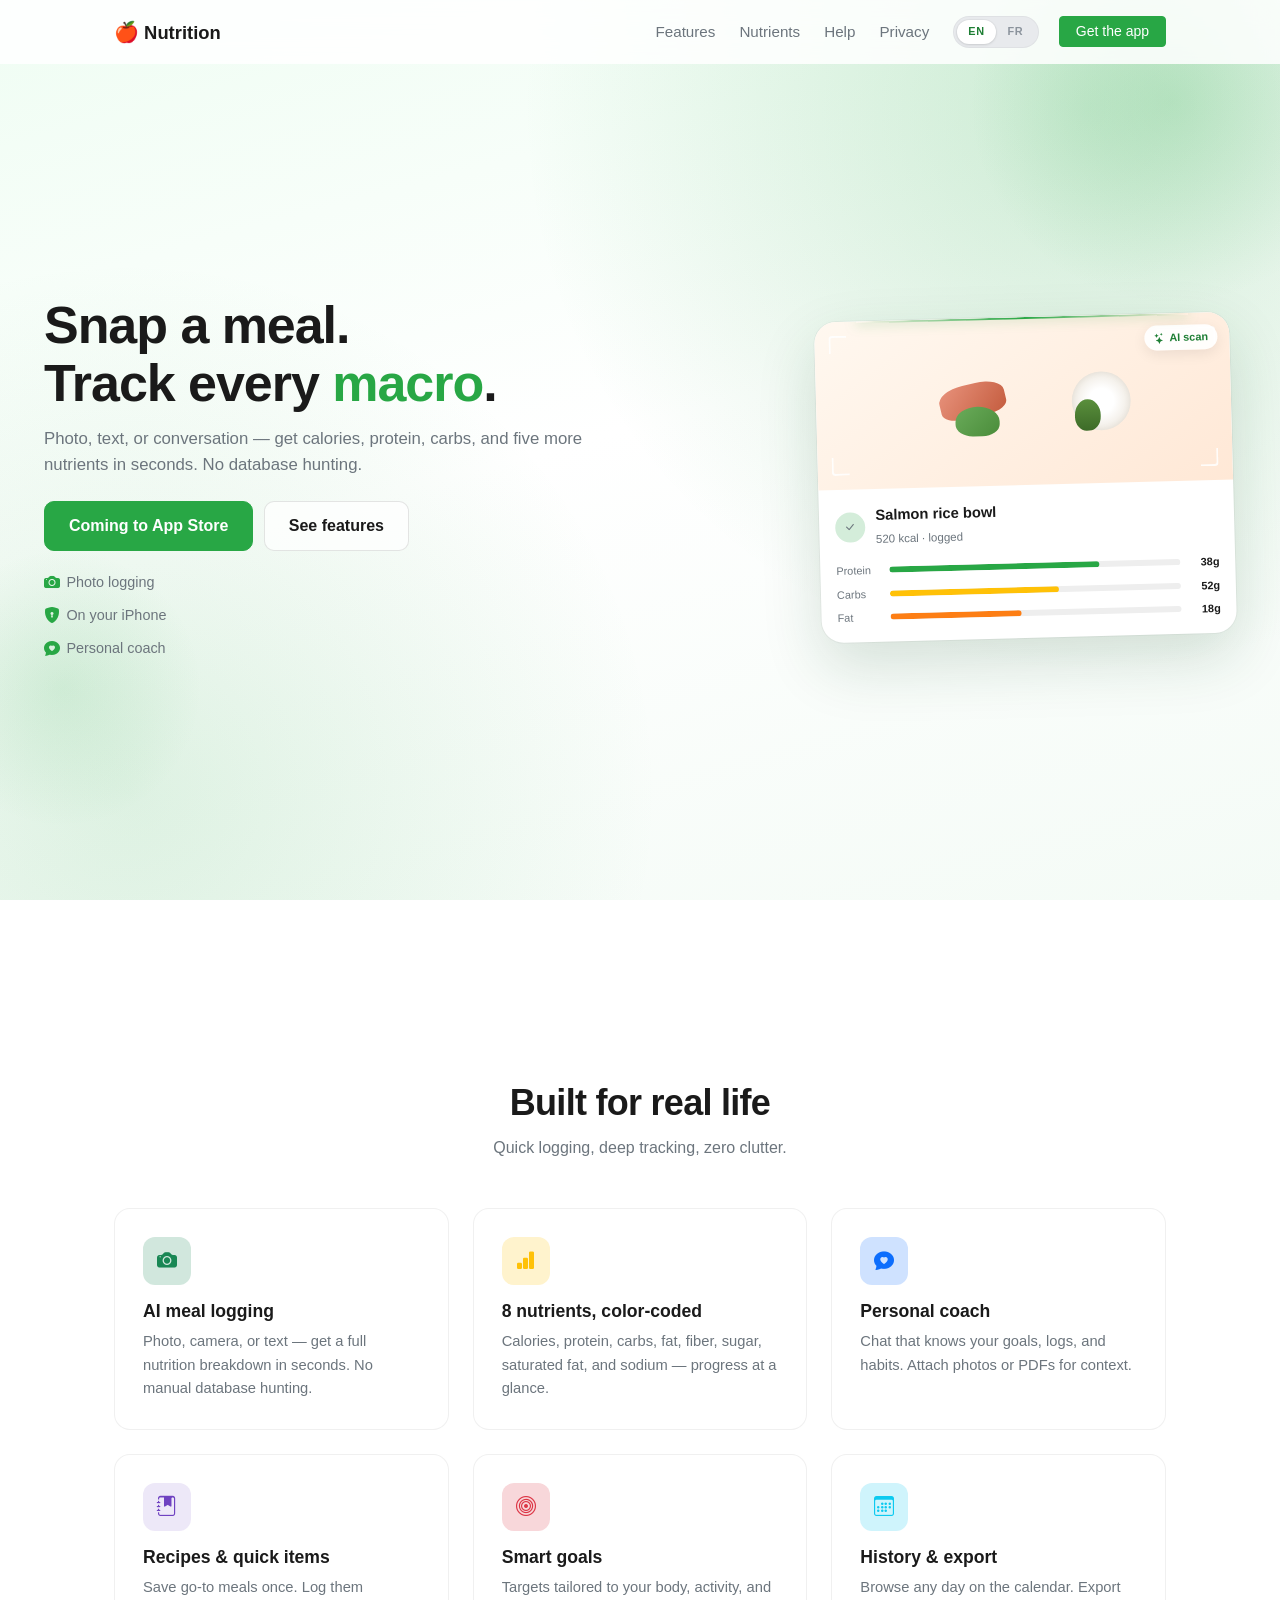
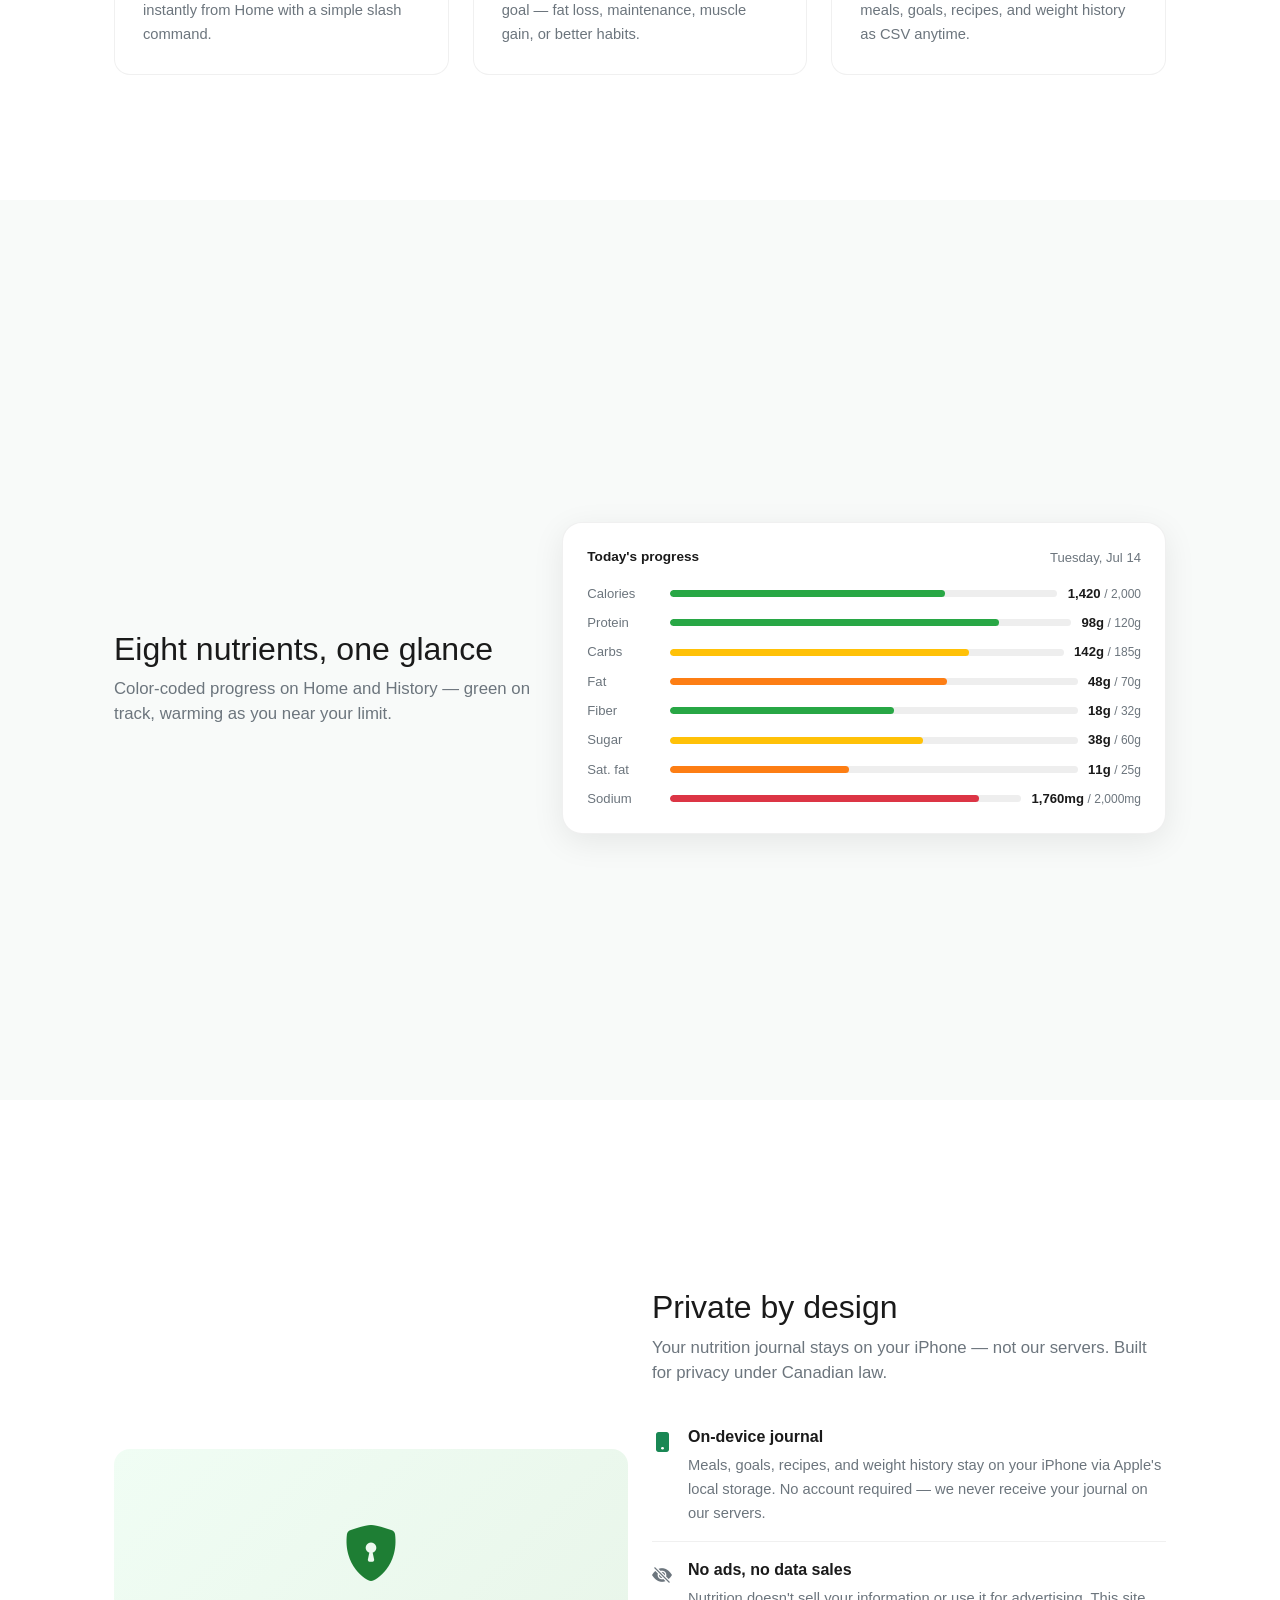
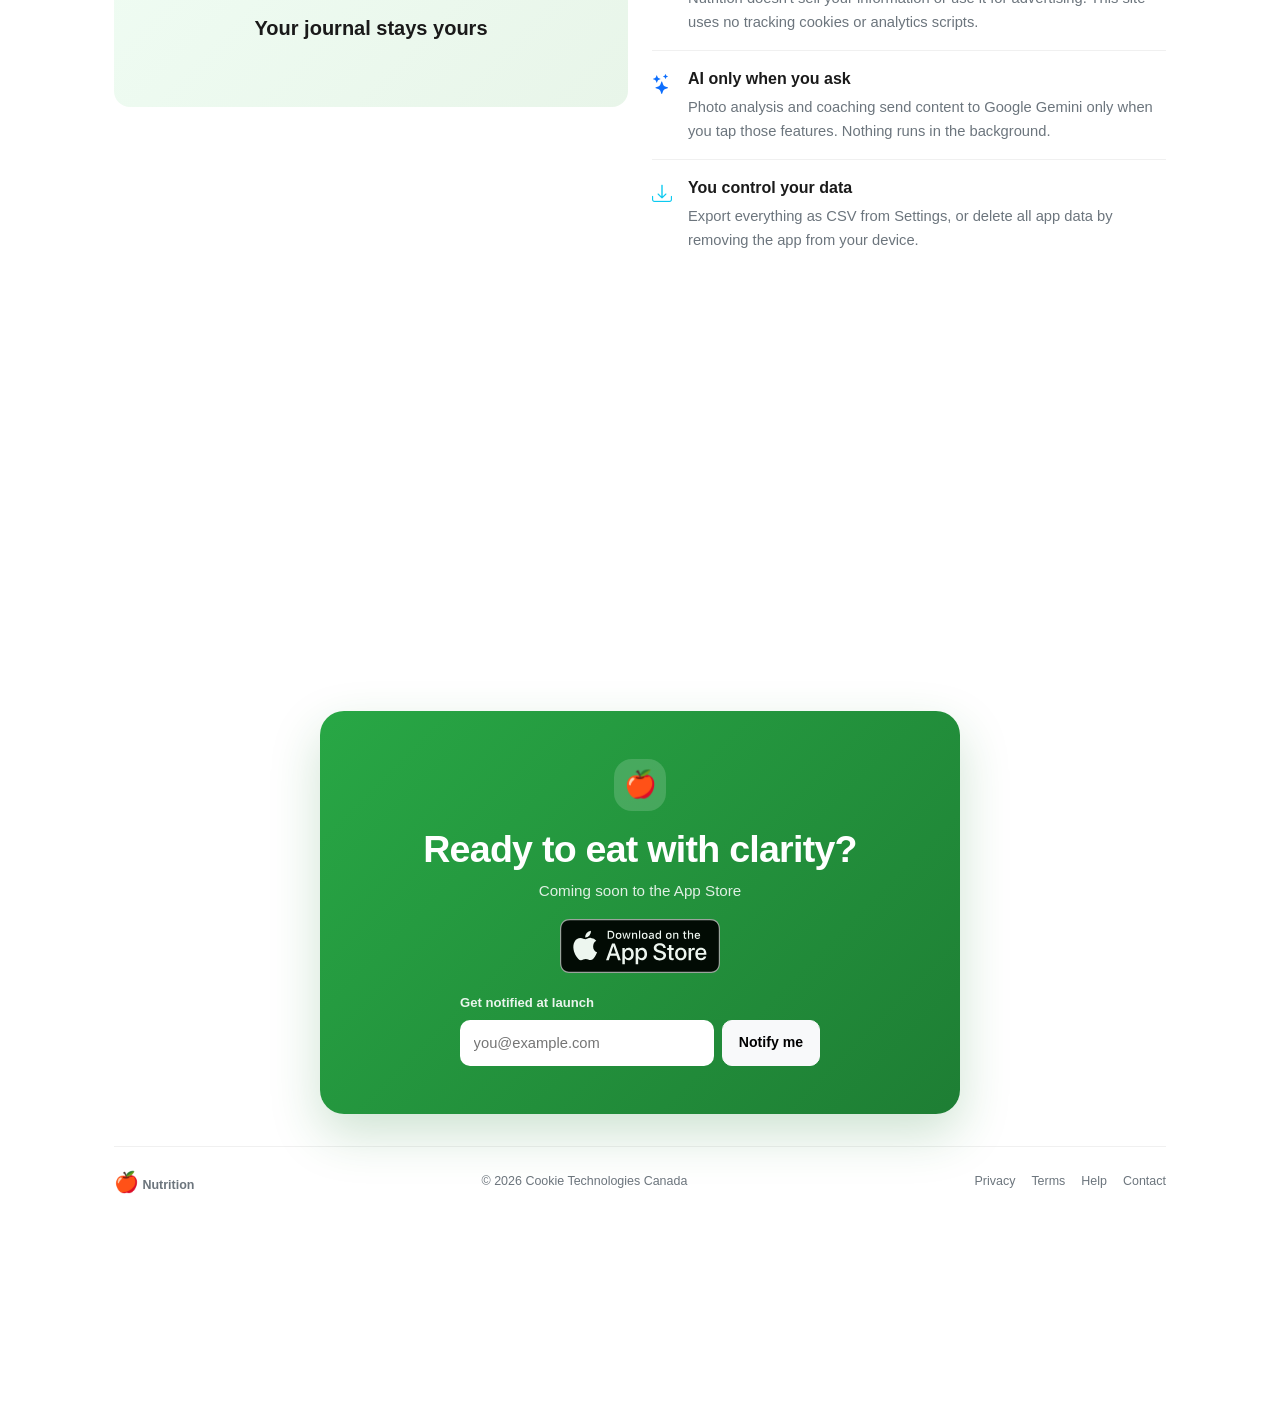
<file: index.html>
<!DOCTYPE html>
<html lang="en-CA">
<head>
  <meta charset="UTF-8">
  <meta name="viewport" content="width=device-width, initial-scale=1.0">
  <meta name="description" data-i18n="meta.description" content="Nutrition — AI-powered meal logging, smart goals, and a personal coach. Track 8 nutrients. Your data stays on your device.">
  <title data-i18n="meta.title">Nutrition — Log smarter. Hit your targets.</title>
  <link rel="alternate" hreflang="en-CA" href="./" id="hreflang-en">
  <link rel="alternate" hreflang="fr-CA" href="./?lang=fr" id="hreflang-fr">
  <link rel="alternate" hreflang="x-default" href="./" id="hreflang-default">
  <!-- Bootstrap 5.3.3 (CDN) -->
  <link href="https://cdn.jsdelivr.net/npm/bootstrap@5.3.3/dist/css/bootstrap.min.css" rel="stylesheet" integrity="sha384-QWTKZyjpPEjISv5WaRU9OFeRpok6YctnYmDr5pNlyT2bRjXh0JMhjY6hW+ALEwIH" crossorigin="anonymous">
  <link href="https://cdn.jsdelivr.net/npm/bootstrap-icons@1.11.3/font/bootstrap-icons.min.css" rel="stylesheet">
  <link rel="stylesheet" href="css/style.css">
</head>
<body>

  <!-- Navbar -->
  <nav class="navbar navbar-expand-lg fixed-top" id="mainNav">
    <div class="container">
      <a class="navbar-brand fw-bold" href="index.html" data-locale-link="index.html">
        <span class="brand-icon">🍎</span> Nutrition
      </a>
      <button class="navbar-toggler border-0" type="button" data-bs-toggle="collapse" data-bs-target="#navMenu" aria-controls="navMenu" aria-expanded="false" aria-label="Toggle navigation">
        <span class="navbar-toggler-icon"></span>
      </button>
      <div class="collapse navbar-collapse" id="navMenu">
        <ul class="navbar-nav ms-auto align-items-lg-center gap-lg-2">
          <li class="nav-item"><a class="nav-link" href="#features" data-i18n="nav.features">Features</a></li>
          <li class="nav-item"><a class="nav-link" href="#nutrients" data-i18n="nav.nutrients">Nutrients</a></li>
          <li class="nav-item"><a class="nav-link" href="help.html" data-locale-link="help.html" data-i18n="nav.help">Help</a></li>
          <li class="nav-item"><a class="nav-link" href="#privacy" data-i18n="nav.privacy">Privacy</a></li>
          <li class="nav-item">
            <div class="lang-toggle" role="group" data-i18n-aria="lang.toggle" data-active-lang="en" aria-label="Language">
              <span class="lang-toggle-thumb" aria-hidden="true"></span>
              <button type="button" class="lang-btn active" data-lang="en" aria-pressed="true">EN</button>
              <button type="button" class="lang-btn" data-lang="fr" aria-pressed="false">FR</button>
            </div>
          </li>
          <li class="nav-item">
            <a class="btn btn-success btn-sm px-3 ms-lg-2" href="#download" data-i18n="nav.getApp">Get the app</a>
          </li>
        </ul>
      </div>
    </div>
  </nav>

  <!-- Hero -->
  <header class="hero page-screen" id="top">
    <div class="hero-bg" aria-hidden="true">
      <span class="hero-orb hero-orb-1"></span>
      <span class="hero-orb hero-orb-2"></span>
    </div>
    <div class="container hero-shell">
      <div class="row align-items-center g-4 g-xl-5">
        <div class="col-lg-6 hero-copy">
          <h1 class="hero-title">
            <span class="hero-title-line" data-i18n="hero.title1">Snap a meal.</span>
            <span class="hero-title-line"><span data-i18n="hero.title2a">Track every </span><em>macro</em><span data-i18n="hero.title2b">.</span></span>
          </h1>
          <p class="hero-lead" data-i18n="hero.lead">Photo, text, or chat — get calories, protein, carbs, and five more nutrients in seconds. No database hunting.</p>
          <ul class="hero-highlights list-unstyled mb-0" aria-label="Key features">
            <li><i class="bi bi-bar-chart-fill" aria-hidden="true"></i> <span data-i18n="hero.highlight1">8 nutrients</span></li>
            <li><i class="bi bi-camera-fill" aria-hidden="true"></i> <span data-i18n="hero.highlight2">AI logging</span></li>
            <li><i class="bi bi-shield-lock-fill" aria-hidden="true"></i> <span data-i18n="hero.highlight3">Stays on iPhone</span></li>
          </ul>
          <div class="hero-actions">
            <a class="btn btn-success btn-hero-primary" href="#download" data-i18n="hero.cta1">Coming to App Store</a>
            <a class="btn btn-outline-secondary btn-hero-secondary" href="#features" data-i18n="hero.cta2">See features</a>
          </div>
          <ul class="hero-trust list-unstyled mb-0">
            <li><i class="bi bi-camera-fill" aria-hidden="true"></i> <span data-i18n="hero.trust1">Photo logging</span></li>
            <li><i class="bi bi-shield-lock-fill" aria-hidden="true"></i> <span data-i18n="hero.trust2">On your iPhone</span></li>
            <li><i class="bi bi-chat-heart-fill" aria-hidden="true"></i> <span data-i18n="hero.trust3">Personal coach</span></li>
          </ul>
        </div>
        <div class="col-lg-6 hero-preview-col">
          <div class="hero-mobile-preview" aria-hidden="true">
            <div class="hero-preview-card">
              <div class="hero-preview-photo">
                <div class="demo-food-plate">
                  <span class="food-item food-salmon"></span>
                  <span class="food-item food-rice"></span>
                  <span class="food-item food-greens"></span>
                  <span class="food-item food-avocado"></span>
                </div>
                <div class="demo-scan-line"></div>
                <div class="demo-viewfinder">
                  <span></span><span></span><span></span><span></span>
                </div>
                <span class="hero-preview-chip"><i class="bi bi-stars"></i> <span data-i18n="hero.preview.chip">AI scan</span></span>
              </div>
              <div class="hero-preview-body">
                <div class="hero-preview-head">
                  <span class="hero-preview-check"><i class="bi bi-check-lg"></i></span>
                  <div>
                    <strong data-i18n="hero.preview.meal">Salmon rice bowl</strong>
                    <span data-i18n="hero.preview.logged">520 kcal · logged</span>
                  </div>
                </div>
                <div class="hero-preview-macros">
                  <div class="hero-preview-macro"><span data-i18n="hero.preview.protein">Protein</span><div class="macro-bar"><div class="macro-fill fill-green hero-macro-fill" style="--fill-target:72%"></div></div><span>38g</span></div>
                  <div class="hero-preview-macro"><span data-i18n="hero.preview.carbs">Carbs</span><div class="macro-bar"><div class="macro-fill fill-yellow hero-macro-fill" style="--fill-target:58%"></div></div><span>52g</span></div>
                  <div class="hero-preview-macro"><span data-i18n="hero.preview.fat">Fat</span><div class="macro-bar"><div class="macro-fill fill-orange hero-macro-fill" style="--fill-target:45%"></div></div><span>18g</span></div>
                </div>
              </div>
            </div>
          </div>
        </div>
      </div>
    </div>
  </header>

  <!-- Features -->
  <section class="section page-screen" id="features">
    <div class="container">
      <div class="section-header text-center">
        <h2 data-i18n="features.title">Built for real life</h2>
        <p class="text-secondary" data-i18n="features.sub">Quick logging, deep tracking, zero clutter.</p>
      </div>
      <div class="row g-4">
        <div class="col-6 col-lg-4">
          <article class="feature-card h-100">
            <div class="feature-icon bg-success-subtle text-success"><i class="bi bi-camera-fill"></i></div>
            <h3 data-i18n="feature1.title">AI meal logging</h3>
            <p data-i18n="feature1.desc">Photo, camera, or text — get a full nutrition breakdown in seconds. No manual database hunting.</p>
          </article>
        </div>
        <div class="col-6 col-lg-4">
          <article class="feature-card h-100">
            <div class="feature-icon bg-warning-subtle text-warning"><i class="bi bi-bar-chart-fill"></i></div>
            <h3 data-i18n="feature2.title">8 nutrients, color-coded</h3>
            <p data-i18n="feature2.desc">Calories, protein, carbs, fat, fiber, sugar, saturated fat, and sodium — progress at a glance.</p>
          </article>
        </div>
        <div class="col-6 col-lg-4">
          <article class="feature-card h-100">
            <div class="feature-icon bg-primary-subtle text-primary"><i class="bi bi-chat-heart-fill"></i></div>
            <h3 data-i18n="feature3.title">Personal coach</h3>
            <p data-i18n="feature3.desc">Chat that knows your goals, logs, and habits. Attach photos or PDFs for context.</p>
          </article>
        </div>
        <div class="col-6 col-lg-4">
          <article class="feature-card h-100">
            <div class="feature-icon bg-purple-subtle text-purple"><i class="bi bi-journal-bookmark-fill"></i></div>
            <h3 data-i18n="feature4.title">Recipes &amp; quick items</h3>
            <p data-i18n="feature4.desc">Save go-to meals once. Log them instantly from Home with a simple slash command.</p>
          </article>
        </div>
        <div class="col-6 col-lg-4">
          <article class="feature-card h-100">
            <div class="feature-icon bg-danger-subtle text-danger"><i class="bi bi-bullseye"></i></div>
            <h3 data-i18n="feature5.title">Smart goals</h3>
            <p data-i18n="feature5.desc">Targets tailored to your body, activity, and goal — fat loss, maintenance, muscle gain, or better habits.</p>
          </article>
        </div>
        <div class="col-6 col-lg-4">
          <article class="feature-card h-100">
            <div class="feature-icon bg-info-subtle text-info"><i class="bi bi-calendar3"></i></div>
            <h3 data-i18n="feature6.title">History &amp; export</h3>
            <p data-i18n="feature6.desc">Browse any day on the calendar. Export meals, goals, recipes, and weight history as CSV anytime.</p>
          </article>
        </div>
      </div>
    </div>
  </section>

  <!-- Nutrients dashboard -->
  <section class="section section-alt page-screen" id="nutrients">
    <div class="container">
      <div class="row align-items-center g-5">
        <div class="col-lg-5 nutrients-copy">
          <h2 data-i18n="nutrients.title">Eight nutrients, one glance</h2>
          <p class="text-secondary lead-sm mb-0" data-i18n="nutrients.lead">Color-coded progress on Home and History — green on track, warming as you near your limit.</p>
        </div>
        <div class="col-lg-7">
          <div class="nutrient-dashboard">
            <div class="nutrient-dashboard-header">
              <span data-i18n="nutrients.today">Today's progress</span>
              <span class="nutrient-dashboard-date">Tuesday, Jul 14</span>
            </div>
            <div class="nutrient-rows">
              <div class="nutrient-row">
                <span class="nutrient-name" data-i18n="nutrients.calories">Calories</span>
                <div class="nutrient-track"><div class="nutrient-fill fill-green" style="width:71%"></div></div>
                <span class="nutrient-nums">1,420 <small>/ 2,000</small></span>
              </div>
              <div class="nutrient-row">
                <span class="nutrient-name" data-i18n="nutrients.protein">Protein</span>
                <div class="nutrient-track"><div class="nutrient-fill fill-green" style="width:82%"></div></div>
                <span class="nutrient-nums">98g <small>/ 120g</small></span>
              </div>
              <div class="nutrient-row">
                <span class="nutrient-name" data-i18n="nutrients.carbs">Carbs</span>
                <div class="nutrient-track"><div class="nutrient-fill fill-yellow" style="width:76%"></div></div>
                <span class="nutrient-nums">142g <small>/ 185g</small></span>
              </div>
              <div class="nutrient-row">
                <span class="nutrient-name" data-i18n="nutrients.fat">Fat</span>
                <div class="nutrient-track"><div class="nutrient-fill fill-orange" style="width:68%"></div></div>
                <span class="nutrient-nums">48g <small>/ 70g</small></span>
              </div>
              <div class="nutrient-row">
                <span class="nutrient-name" data-i18n="nutrients.fiber">Fiber</span>
                <div class="nutrient-track"><div class="nutrient-fill fill-green" style="width:55%"></div></div>
                <span class="nutrient-nums">18g <small>/ 32g</small></span>
              </div>
              <div class="nutrient-row">
                <span class="nutrient-name" data-i18n="nutrients.sugar">Sugar</span>
                <div class="nutrient-track"><div class="nutrient-fill fill-yellow" style="width:62%"></div></div>
                <span class="nutrient-nums">38g <small>/ 60g</small></span>
              </div>
              <div class="nutrient-row">
                <span class="nutrient-name" data-i18n="nutrients.satFat">Sat. fat</span>
                <div class="nutrient-track"><div class="nutrient-fill fill-orange" style="width:44%"></div></div>
                <span class="nutrient-nums">11g <small>/ 25g</small></span>
              </div>
              <div class="nutrient-row">
                <span class="nutrient-name" data-i18n="nutrients.sodium">Sodium</span>
                <div class="nutrient-track"><div class="nutrient-fill fill-red" style="width:88%"></div></div>
                <span class="nutrient-nums">1,760mg <small>/ 2,000mg</small></span>
              </div>
            </div>
          </div>
        </div>
      </div>
    </div>
  </section>

  <!-- Privacy -->
  <section class="section page-screen" id="privacy">
    <div class="container">
      <div class="row align-items-center g-5">
        <div class="col-lg-6">
          <div class="privacy-visual">
            <div class="privacy-icon-wrap"><i class="bi bi-shield-lock-fill"></i></div>
            <p class="privacy-tagline" data-i18n="privacy.tagline">Your journal stays yours</p>
          </div>
        </div>
        <div class="col-lg-6">
          <h2 data-i18n="privacy.title">Private by design</h2>
          <p class="text-secondary lead-sm" data-i18n="privacy.lead">Your nutrition journal stays on your iPhone — not our servers. Built for privacy under Canadian law.</p>
          <ul class="privacy-list">
            <li>
              <i class="bi bi-phone-fill privacy-list-icon text-success"></i>
              <div>
                <strong data-i18n="privacy.item1.title">On-device journal</strong>
                <span data-i18n="privacy.item1.desc">Meals, goals, recipes, and weight history stay on your iPhone via Apple's local storage. No account required — we never receive your journal on our servers.</span>
              </div>
            </li>
            <li>
              <i class="bi bi-eye-slash-fill privacy-list-icon text-secondary"></i>
              <div>
                <strong data-i18n="privacy.item2.title">No ads, no data sales</strong>
                <span data-i18n="privacy.item2.desc">Nutrition doesn't sell your information or use it for advertising. This site uses no tracking cookies or analytics scripts.</span>
              </div>
            </li>
            <li>
              <i class="bi bi-stars privacy-list-icon text-primary"></i>
              <div>
                <strong data-i18n="privacy.item3.title">AI only when you ask</strong>
                <span data-i18n="privacy.item3.desc">Photo analysis and coaching send content to Google Gemini only when you tap those features. Nothing runs in the background.</span>
              </div>
            </li>
            <li>
              <i class="bi bi-download privacy-list-icon text-info"></i>
              <div>
                <strong data-i18n="privacy.item4.title">You control your data</strong>
                <span data-i18n="privacy.item4.desc">Export everything as CSV from Settings, or delete all app data by removing the app from your device.</span>
              </div>
            </li>
          </ul>
        </div>
      </div>
    </div>
  </section>

  <!-- Download CTA -->
  <section class="section cta-section page-screen page-screen-end" id="download">
    <div class="container cta-shell">
      <div class="cta-card fade-in">
        <span class="cta-mark">🍎</span>
        <h2 data-i18n="cta.title">Ready to eat with clarity?</h2>
        <p class="cta-lead mb-0" data-i18n="cta.lead">Coming soon to the App Store</p>
        <div class="cta-actions">
          <a class="app-store-badge-link" href="#" aria-disabled="true" data-i18n-aria="cta.badgeAlt" aria-label="Download on the App Store — coming soon">
            <img class="app-store-badge-img" src="assets/app-store-badge-en.svg" width="160" height="54" data-i18n-alt="cta.badgeAlt" alt="Download on the App Store — coming soon">
          </a>
          <form class="waitlist-form" action="https://formsubmit.co/cookietechnologiescanada@gmail.com" method="POST">
            <input type="hidden" name="_subject" value="Nutrition waitlist signup">
            <input type="hidden" name="_captcha" value="false">
            <input type="hidden" name="_template" value="table">
            <label class="waitlist-label" for="waitlist-email" data-i18n="waitlist.label">Get notified at launch</label>
            <div class="waitlist-row">
              <input class="waitlist-input" id="waitlist-email" type="email" name="email" required autocomplete="email" data-i18n-placeholder="waitlist.placeholder" placeholder="you@example.com">
              <button class="btn btn-light waitlist-btn" type="submit" data-i18n="waitlist.button">Notify me</button>
            </div>
            <p class="waitlist-feedback" role="status" aria-live="polite" hidden></p>
          </form>
        </div>
      </div>
      <footer class="site-footer cta-footer">
        <div class="footer-inner">
          <span class="footer-brand"><span class="brand-icon">🍎</span> Nutrition</span>
          <span class="footer-copy">© 2026 Cookie Technologies Canada</span>
          <nav class="footer-legal" aria-label="Legal">
            <a class="footer-contact" href="privacy.html" data-locale-link="privacy.html" data-i18n="footer.privacy">Privacy</a>
            <a class="footer-contact" href="terms.html" data-locale-link="terms.html" data-i18n="footer.terms">Terms</a>
            <a class="footer-contact" href="help.html" data-locale-link="help.html" data-i18n="footer.help">Help</a>
            <a class="footer-contact" href="mailto:cookietechnologiescanada@gmail.com" data-i18n="footer.contact">Contact</a>
          </nav>
        </div>
      </footer>
    </div>
  </section>

  <!-- Bootstrap 5.3.3 (CDN) -->
  <script src="https://cdn.jsdelivr.net/npm/bootstrap@5.3.3/dist/js/bootstrap.bundle.min.js" integrity="sha384-YvpcrYf0tY3lHB60NNkmXc5s9fDVZLESaAA55NDzOxhy9GkcIdslK1eN7N6jIeHz" crossorigin="anonymous"></script>
  <script src="js/i18n.js"></script>
  <script src="js/main.js"></script>
</body>
</html>
</file>
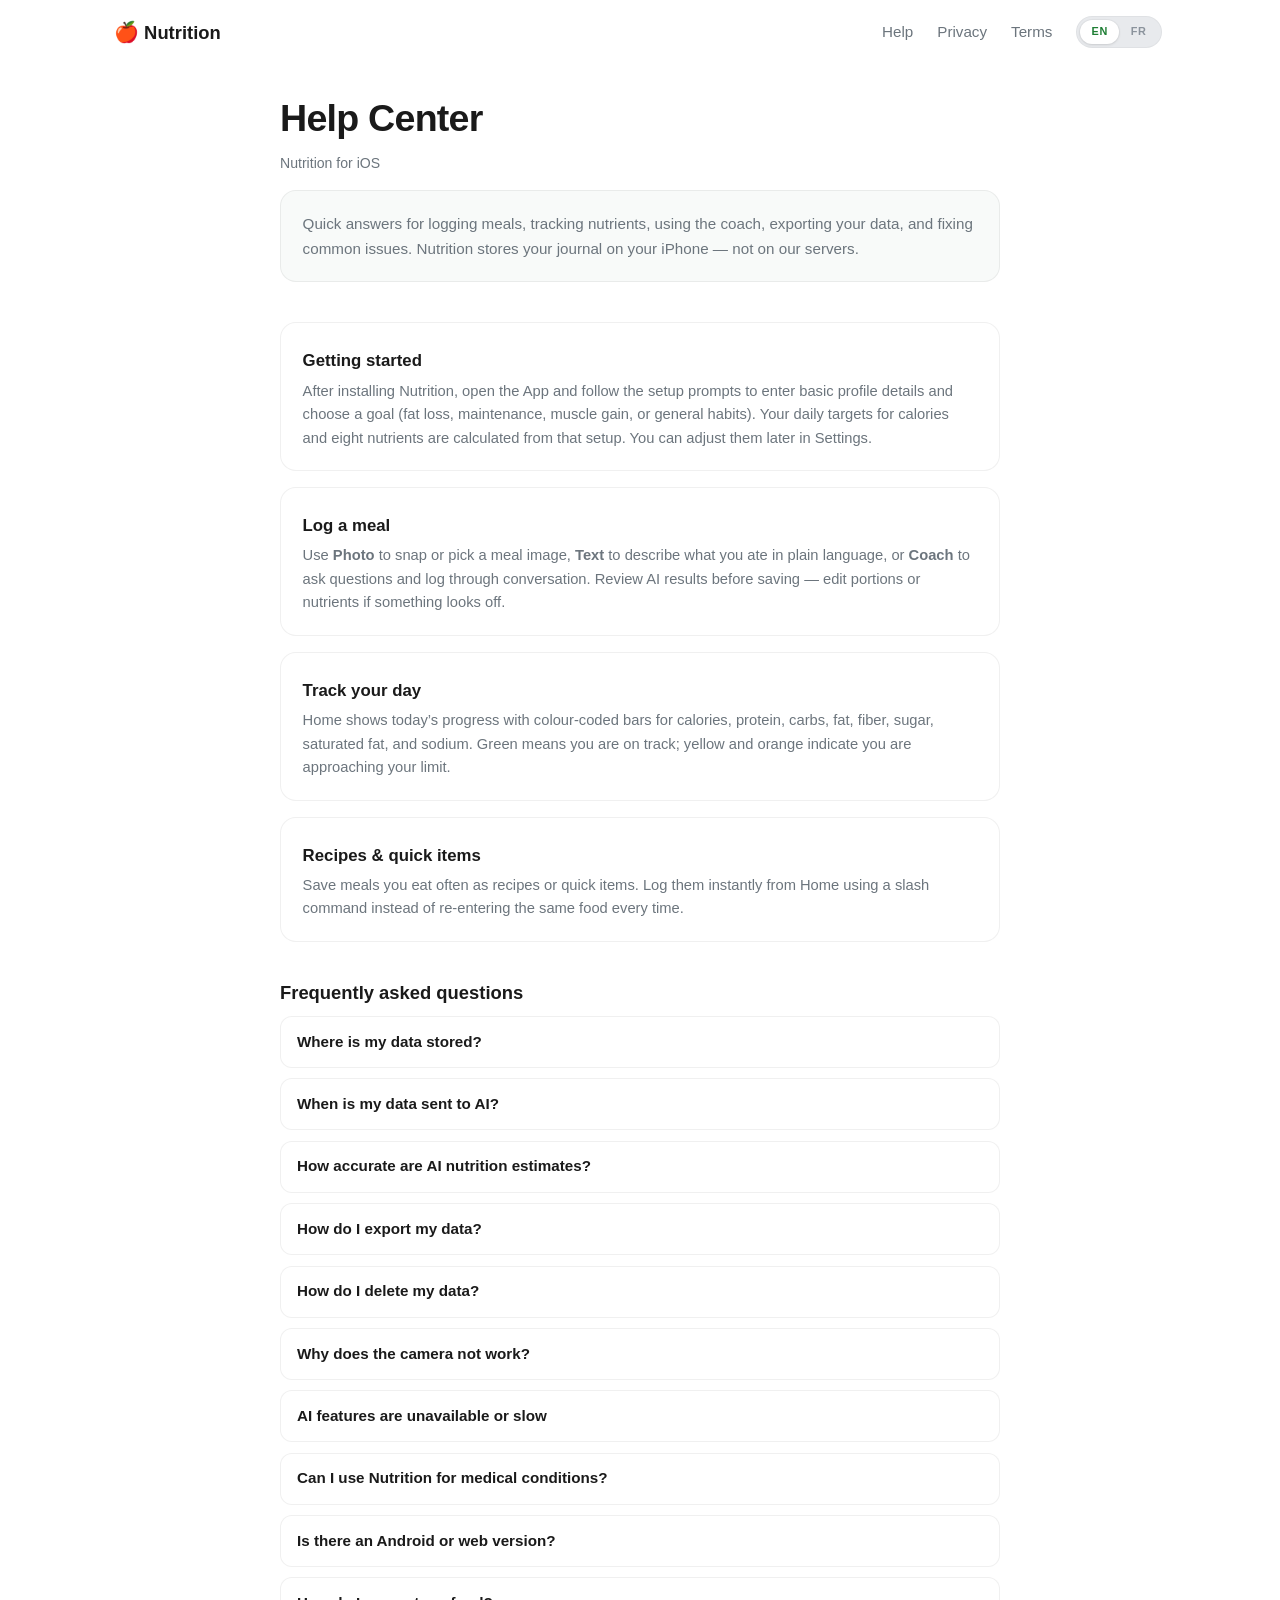
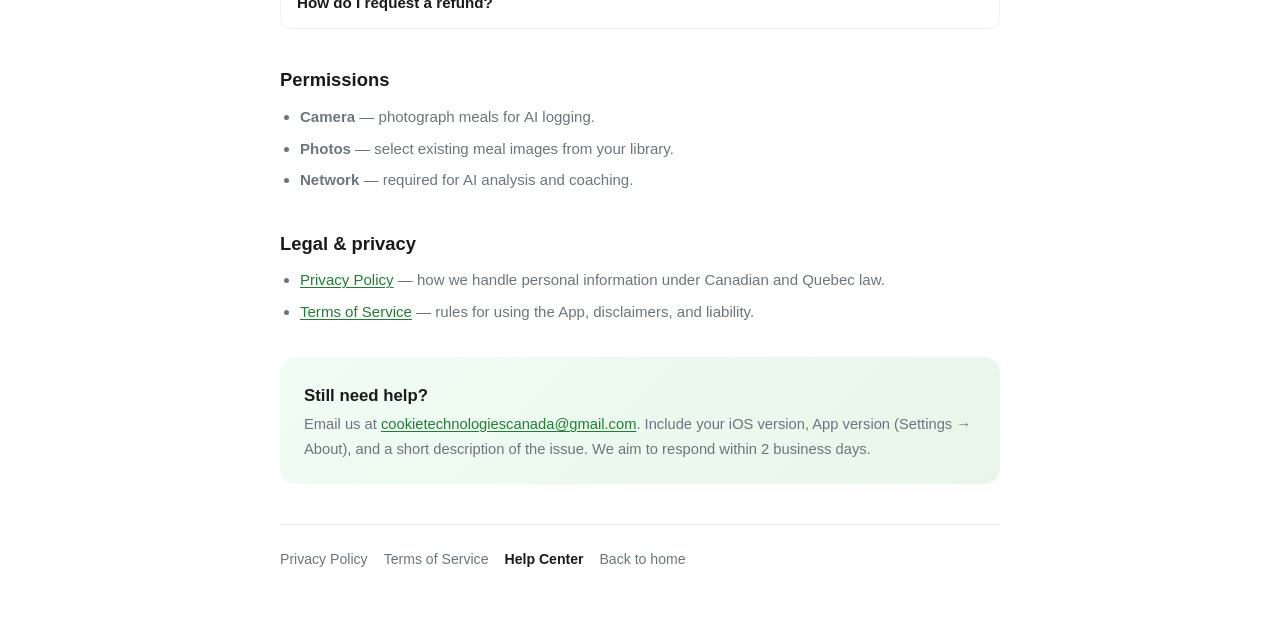
<file: help.html>
<!DOCTYPE html>
<html lang="en-CA">
<head>
  <meta charset="UTF-8">
  <meta name="viewport" content="width=device-width, initial-scale=1.0">
  <meta name="description" content="Help Center for the Nutrition iOS app — logging meals, goals, coach, export, and troubleshooting.">
  <title>Help Center — Nutrition</title>
  <link rel="alternate" hreflang="en-CA" href="help.html" id="hreflang-en">
  <link rel="alternate" hreflang="fr-CA" href="help.html?lang=fr" id="hreflang-fr">
  <link rel="alternate" hreflang="x-default" href="help.html" id="hreflang-default">
  <link href="https://cdn.jsdelivr.net/npm/bootstrap@5.3.3/dist/css/bootstrap.min.css" rel="stylesheet" integrity="sha384-QWTKZyjpPEjISv5WaRU9OFeRpok6YctnYmDr5pNlyT2bRjXh0JMhjY6hW+ALEwIH" crossorigin="anonymous">
  <link href="https://cdn.jsdelivr.net/npm/bootstrap-icons@1.11.3/font/bootstrap-icons.min.css" rel="stylesheet">
  <link rel="stylesheet" href="css/style.css">
  <link rel="stylesheet" href="css/legal.css">
</head>
<body data-legal-page="help">

  <nav class="navbar navbar-expand-lg fixed-top scrolled" id="mainNav">
    <div class="container">
      <a class="navbar-brand fw-bold" href="index.html" data-locale-link="index.html">
        <span class="brand-icon">🍎</span> Nutrition
      </a>
      <button class="navbar-toggler border-0" type="button" data-bs-toggle="collapse" data-bs-target="#navMenu" aria-controls="navMenu" aria-expanded="false" aria-label="Toggle navigation">
        <span class="navbar-toggler-icon"></span>
      </button>
      <div class="collapse navbar-collapse" id="navMenu">
        <ul class="navbar-nav ms-auto align-items-lg-center gap-lg-2">
          <li class="nav-item"><a class="nav-link active" href="help.html" data-locale-link="help.html" data-i18n="nav.help">Help</a></li>
          <li class="nav-item"><a class="nav-link" href="privacy.html" data-locale-link="privacy.html" data-i18n="nav.privacy">Privacy</a></li>
          <li class="nav-item"><a class="nav-link" href="terms.html" data-locale-link="terms.html" data-i18n="nav.terms">Terms</a></li>
          <li class="nav-item">
            <div class="lang-toggle" role="group" data-i18n-aria="lang.toggle" data-active-lang="en" aria-label="Language">
              <span class="lang-toggle-thumb" aria-hidden="true"></span>
              <button type="button" class="lang-btn active" data-lang="en" aria-pressed="true">EN</button>
              <button type="button" class="lang-btn" data-lang="fr" aria-pressed="false">FR</button>
            </div>
          </li>
        </ul>
      </div>
    </div>
  </nav>

  <main class="legal-page">
    <div class="container">
      <header class="legal-header">
        <h1 id="legal-h1">Help Center</h1>
        <p class="legal-meta" id="legal-meta">Nutrition for iOS</p>
        <div class="legal-summary" id="legal-summary">
          Quick answers for logging meals, tracking nutrients, using the coach, exporting your data, and fixing common issues. Nutrition stores your journal on your iPhone — not on our servers.
        </div>
      </header>
      <article class="legal-body" id="legal-body"></article>
    </div>
  </main>

  <script src="https://cdn.jsdelivr.net/npm/bootstrap@5.3.3/dist/js/bootstrap.bundle.min.js" integrity="sha384-YvpcrYf0tY3lHB60NNkmXc5s9fDVZLESaAA55NDzOxhy9GkcIdslK1eN7N6jIeHz" crossorigin="anonymous"></script>
  <script src="js/legal-content.js"></script>
  <script src="js/i18n.js"></script>
  <script src="js/main.js"></script>
</body>
</html>
</file>
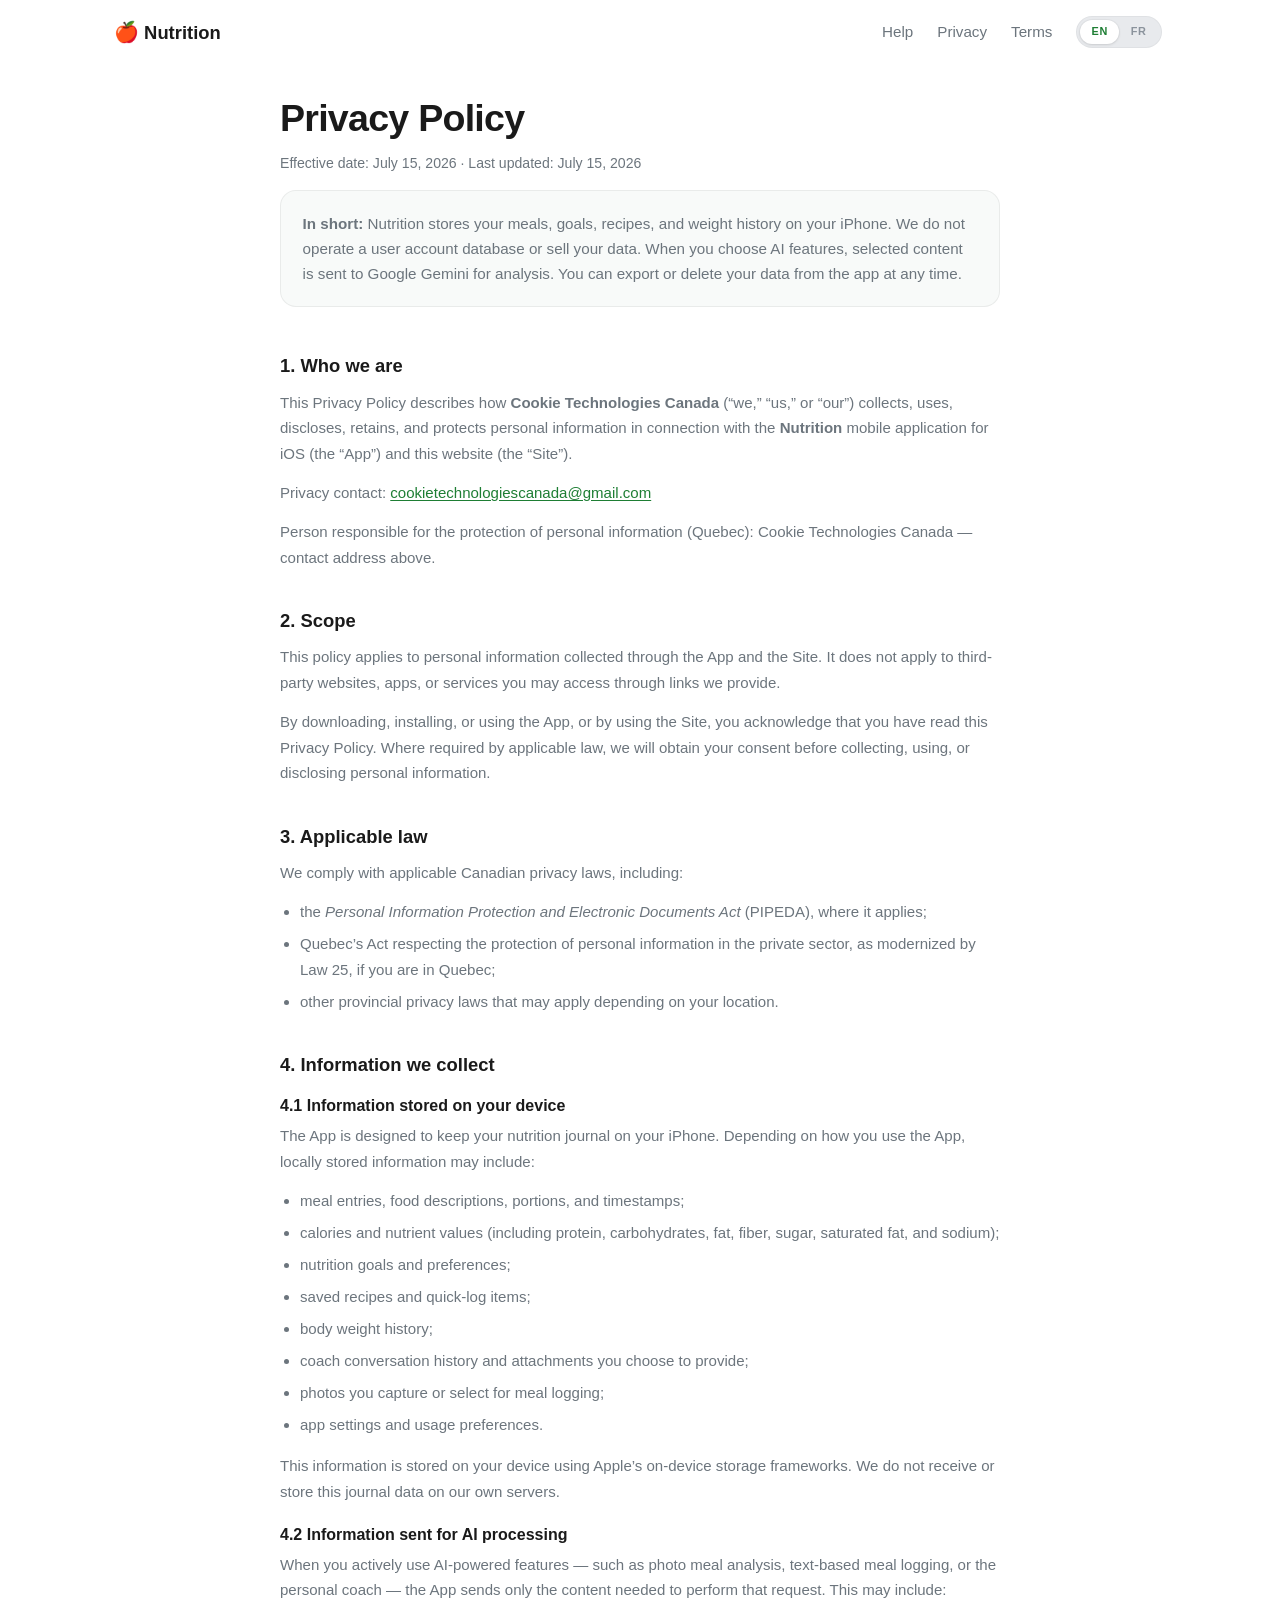
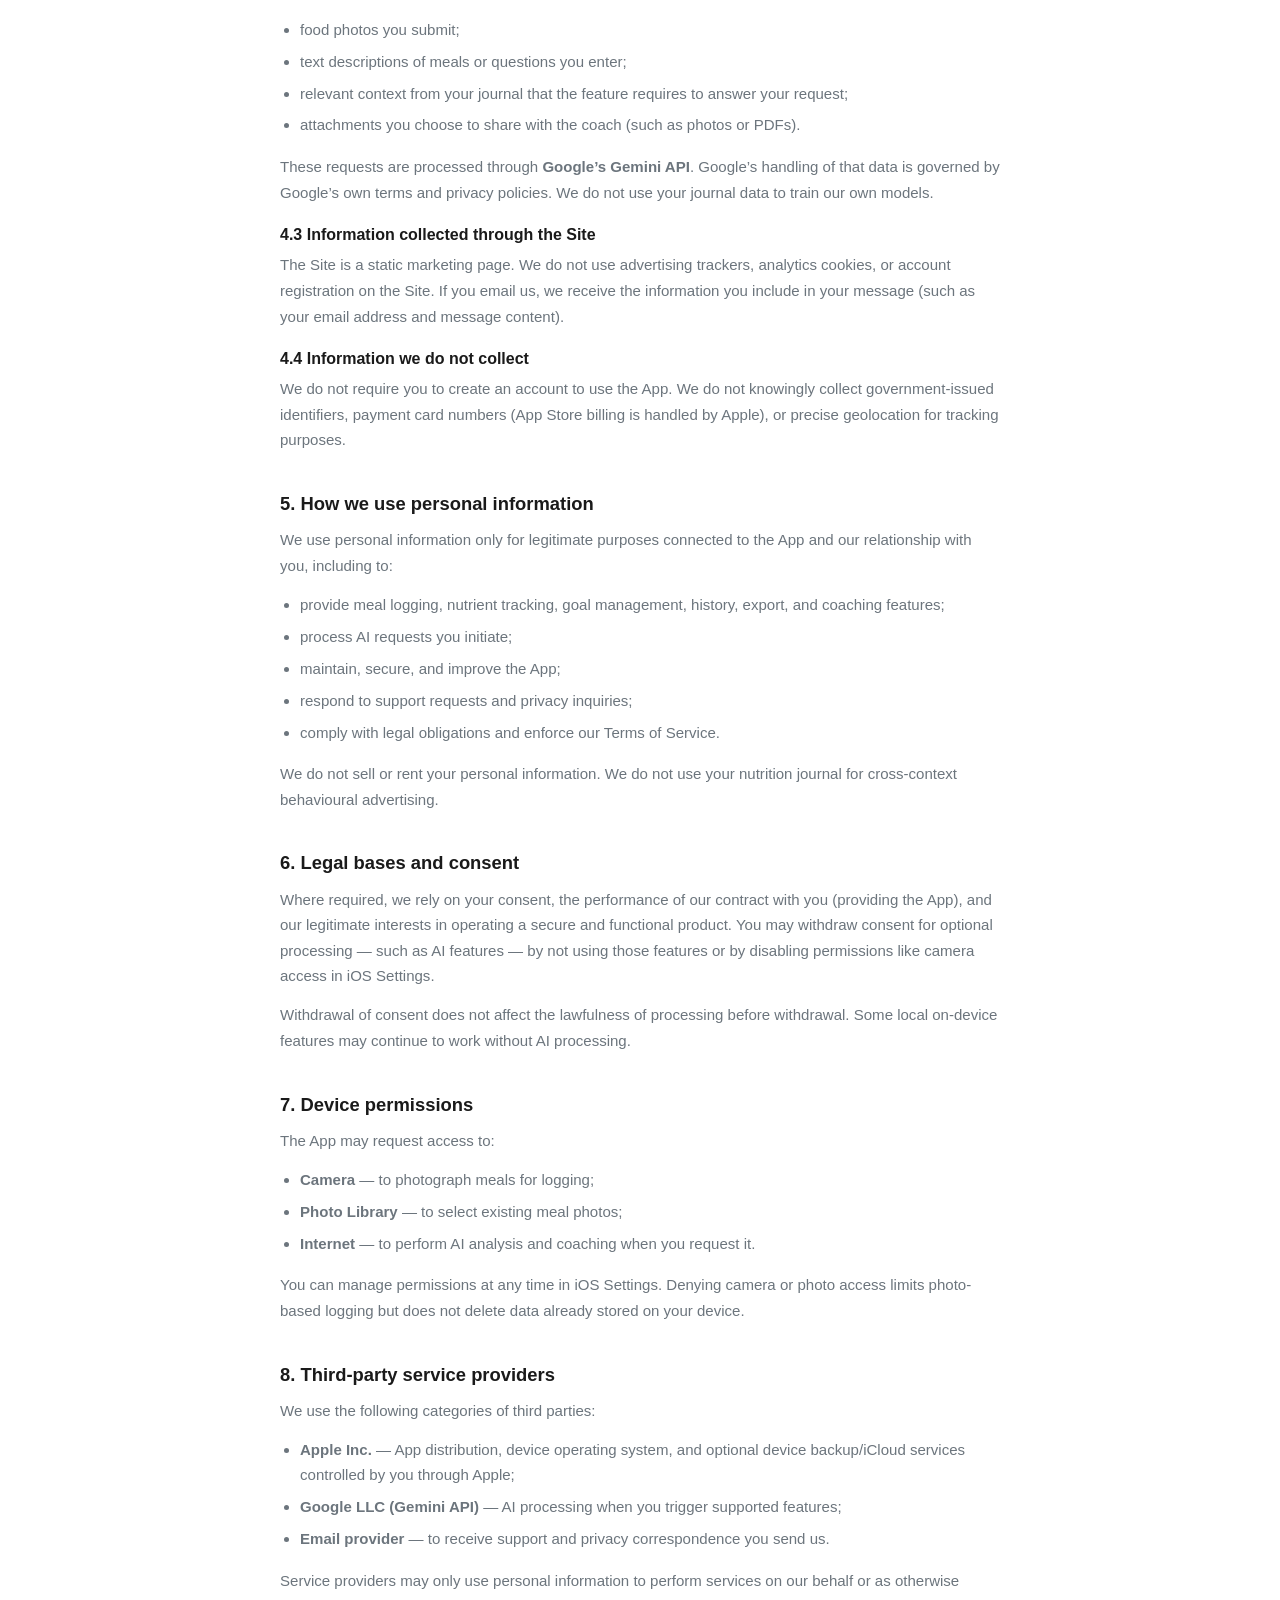
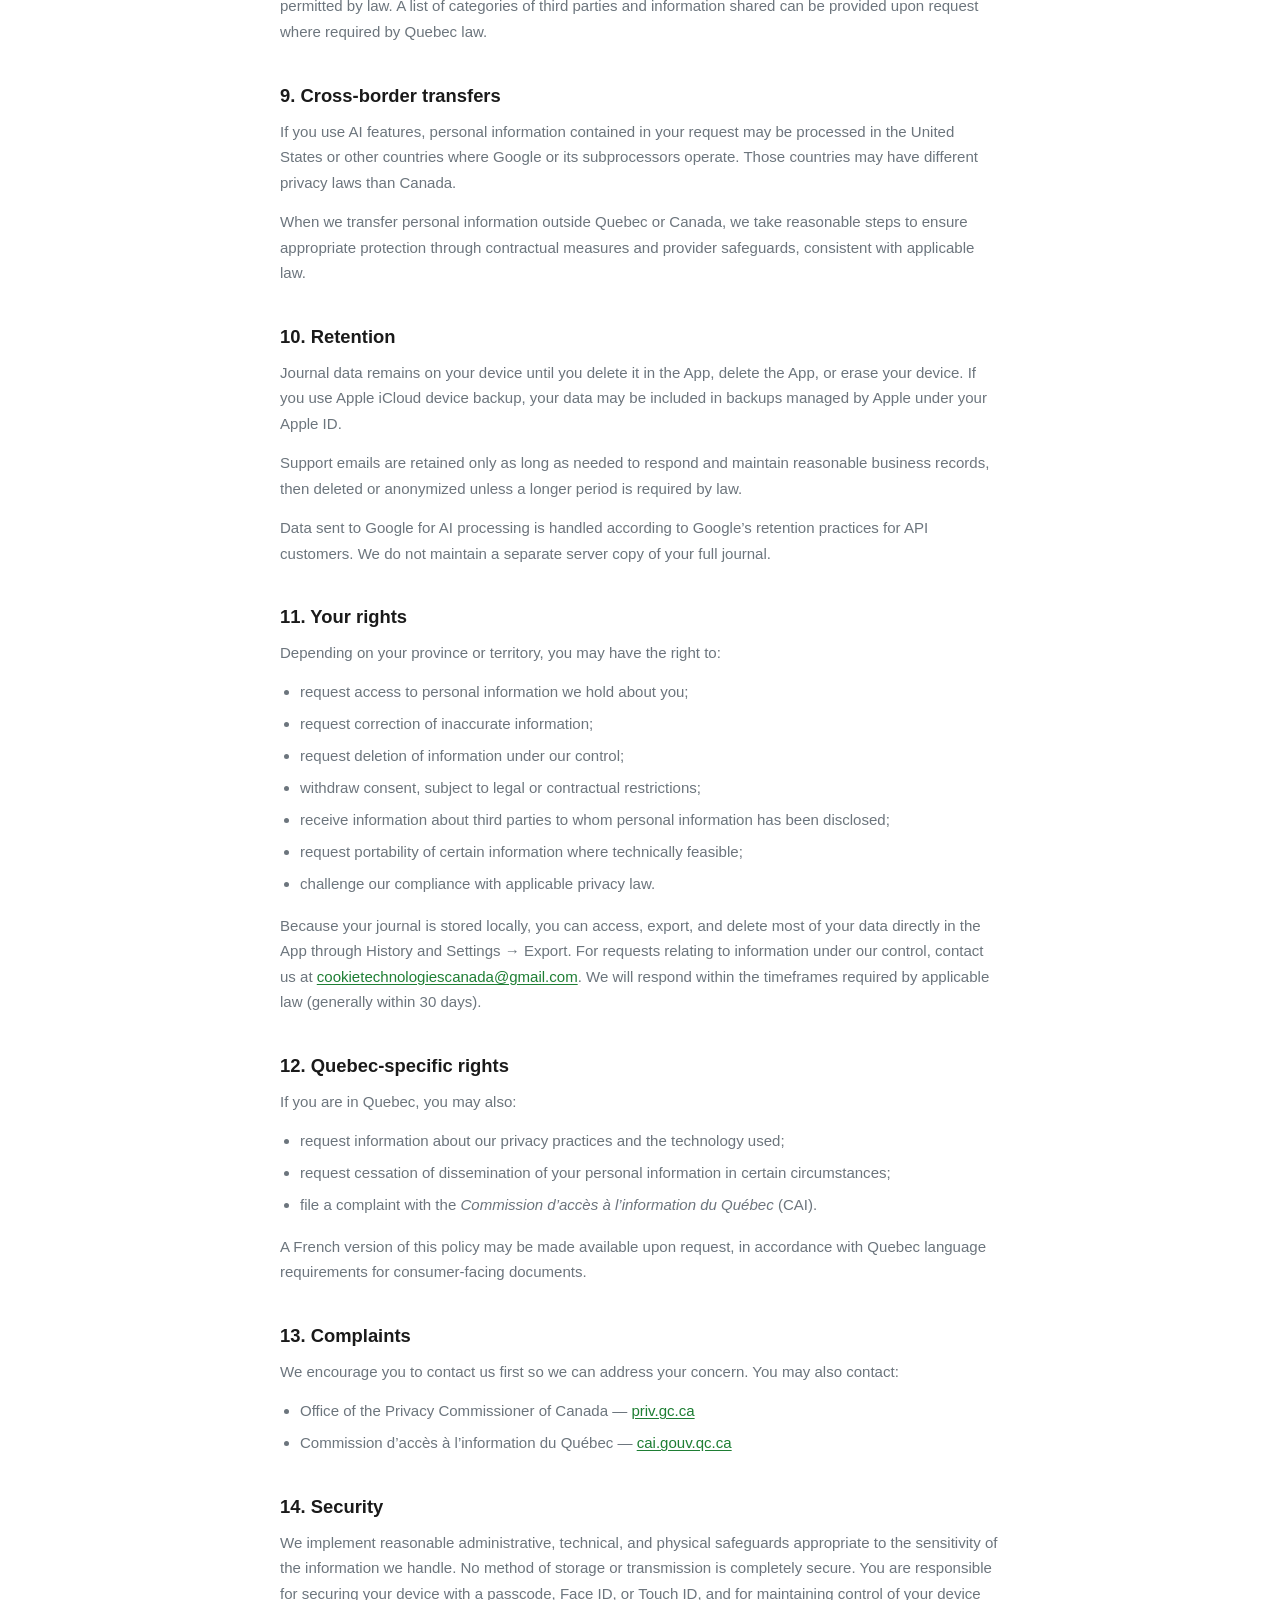
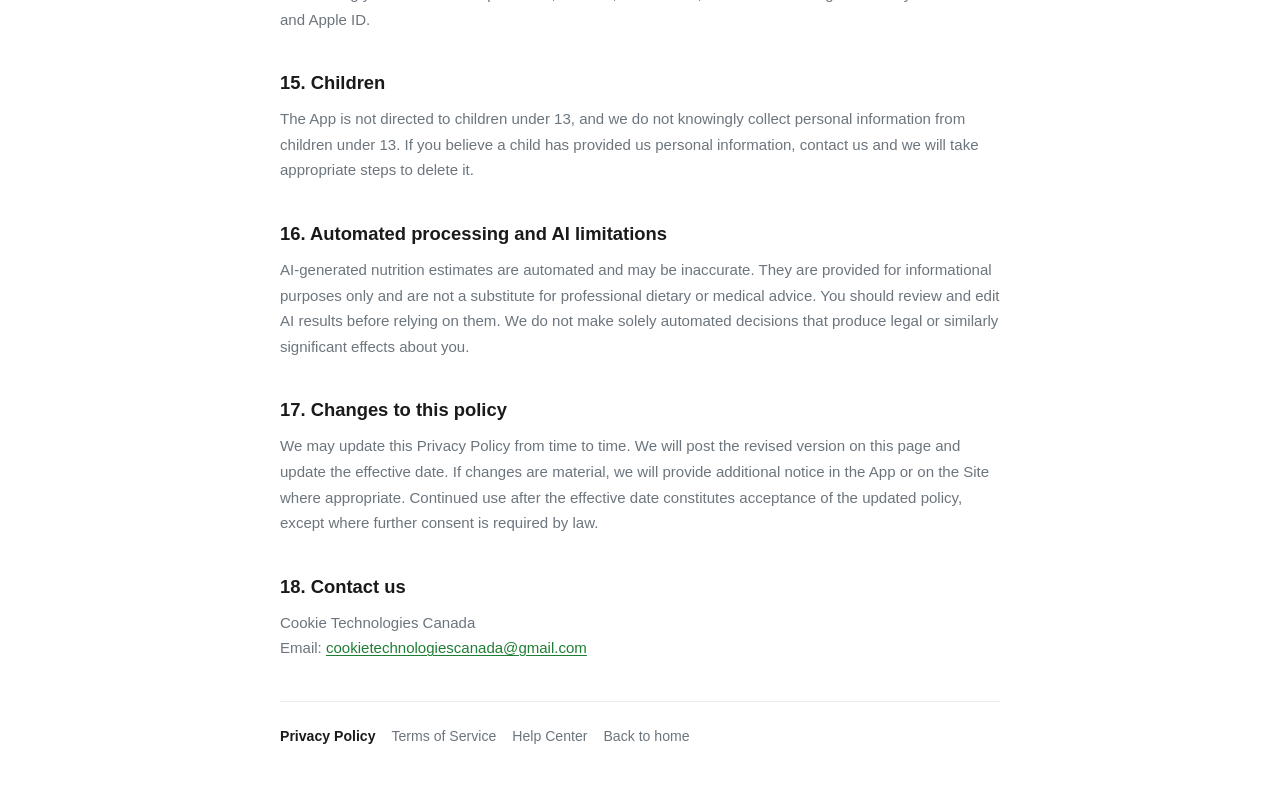
<file: privacy.html>
<!DOCTYPE html>
<html lang="en-CA">
<head>
  <meta charset="UTF-8">
  <meta name="viewport" content="width=device-width, initial-scale=1.0">
  <meta name="description" content="Privacy Policy for the Nutrition iOS app by Cookie Technologies Canada.">
  <title>Privacy Policy — Nutrition</title>
  <link rel="alternate" hreflang="en-CA" href="privacy.html" id="hreflang-en">
  <link rel="alternate" hreflang="fr-CA" href="privacy.html?lang=fr" id="hreflang-fr">
  <link rel="alternate" hreflang="x-default" href="privacy.html" id="hreflang-default">
  <link href="https://cdn.jsdelivr.net/npm/bootstrap@5.3.3/dist/css/bootstrap.min.css" rel="stylesheet" integrity="sha384-QWTKZyjpPEjISv5WaRU9OFeRpok6YctnYmDr5pNlyT2bRjXh0JMhjY6hW+ALEwIH" crossorigin="anonymous">
  <link href="https://cdn.jsdelivr.net/npm/bootstrap-icons@1.11.3/font/bootstrap-icons.min.css" rel="stylesheet">
  <link rel="stylesheet" href="css/style.css">
  <link rel="stylesheet" href="css/legal.css">
</head>
<body data-legal-page="privacy">

  <nav class="navbar navbar-expand-lg fixed-top scrolled" id="mainNav">
    <div class="container">
      <a class="navbar-brand fw-bold" href="index.html" data-locale-link="index.html">
        <span class="brand-icon">🍎</span> Nutrition
      </a>
      <button class="navbar-toggler border-0" type="button" data-bs-toggle="collapse" data-bs-target="#navMenu" aria-controls="navMenu" aria-expanded="false" aria-label="Toggle navigation">
        <span class="navbar-toggler-icon"></span>
      </button>
      <div class="collapse navbar-collapse" id="navMenu">
        <ul class="navbar-nav ms-auto align-items-lg-center gap-lg-2">
          <li class="nav-item"><a class="nav-link" href="help.html" data-locale-link="help.html" data-i18n="nav.help">Help</a></li>
          <li class="nav-item"><a class="nav-link active" href="privacy.html" data-locale-link="privacy.html" data-i18n="nav.privacy">Privacy</a></li>
          <li class="nav-item"><a class="nav-link" href="terms.html" data-locale-link="terms.html" data-i18n="nav.terms">Terms</a></li>
          <li class="nav-item">
            <div class="lang-toggle" role="group" data-i18n-aria="lang.toggle" data-active-lang="en" aria-label="Language">
              <span class="lang-toggle-thumb" aria-hidden="true"></span>
              <button type="button" class="lang-btn active" data-lang="en" aria-pressed="true">EN</button>
              <button type="button" class="lang-btn" data-lang="fr" aria-pressed="false">FR</button>
            </div>
          </li>
        </ul>
      </div>
    </div>
  </nav>

  <main class="legal-page">
    <div class="container">
      <header class="legal-header">
        <h1 id="legal-h1">Privacy Policy</h1>
        <p class="legal-meta" id="legal-meta">Effective date: July 15, 2026 · Last updated: July 15, 2026</p>
        <div class="legal-summary" id="legal-summary">
          <strong>In short:</strong> Nutrition stores your meals, goals, recipes, and weight history on your iPhone. We do not operate a user account database or sell your data. When you choose AI features, selected content is sent to Google Gemini for analysis. You can export or delete your data from the app at any time.
        </div>
      </header>
      <article class="legal-body" id="legal-body"></article>
    </div>
  </main>

  <script src="https://cdn.jsdelivr.net/npm/bootstrap@5.3.3/dist/js/bootstrap.bundle.min.js" integrity="sha384-YvpcrYf0tY3lHB60NNkmXc5s9fDVZLESaAA55NDzOxhy9GkcIdslK1eN7N6jIeHz" crossorigin="anonymous"></script>
  <script src="js/legal-content.js"></script>
  <script src="js/i18n.js"></script>
  <script src="js/main.js"></script>
</body>
</html>
</file>
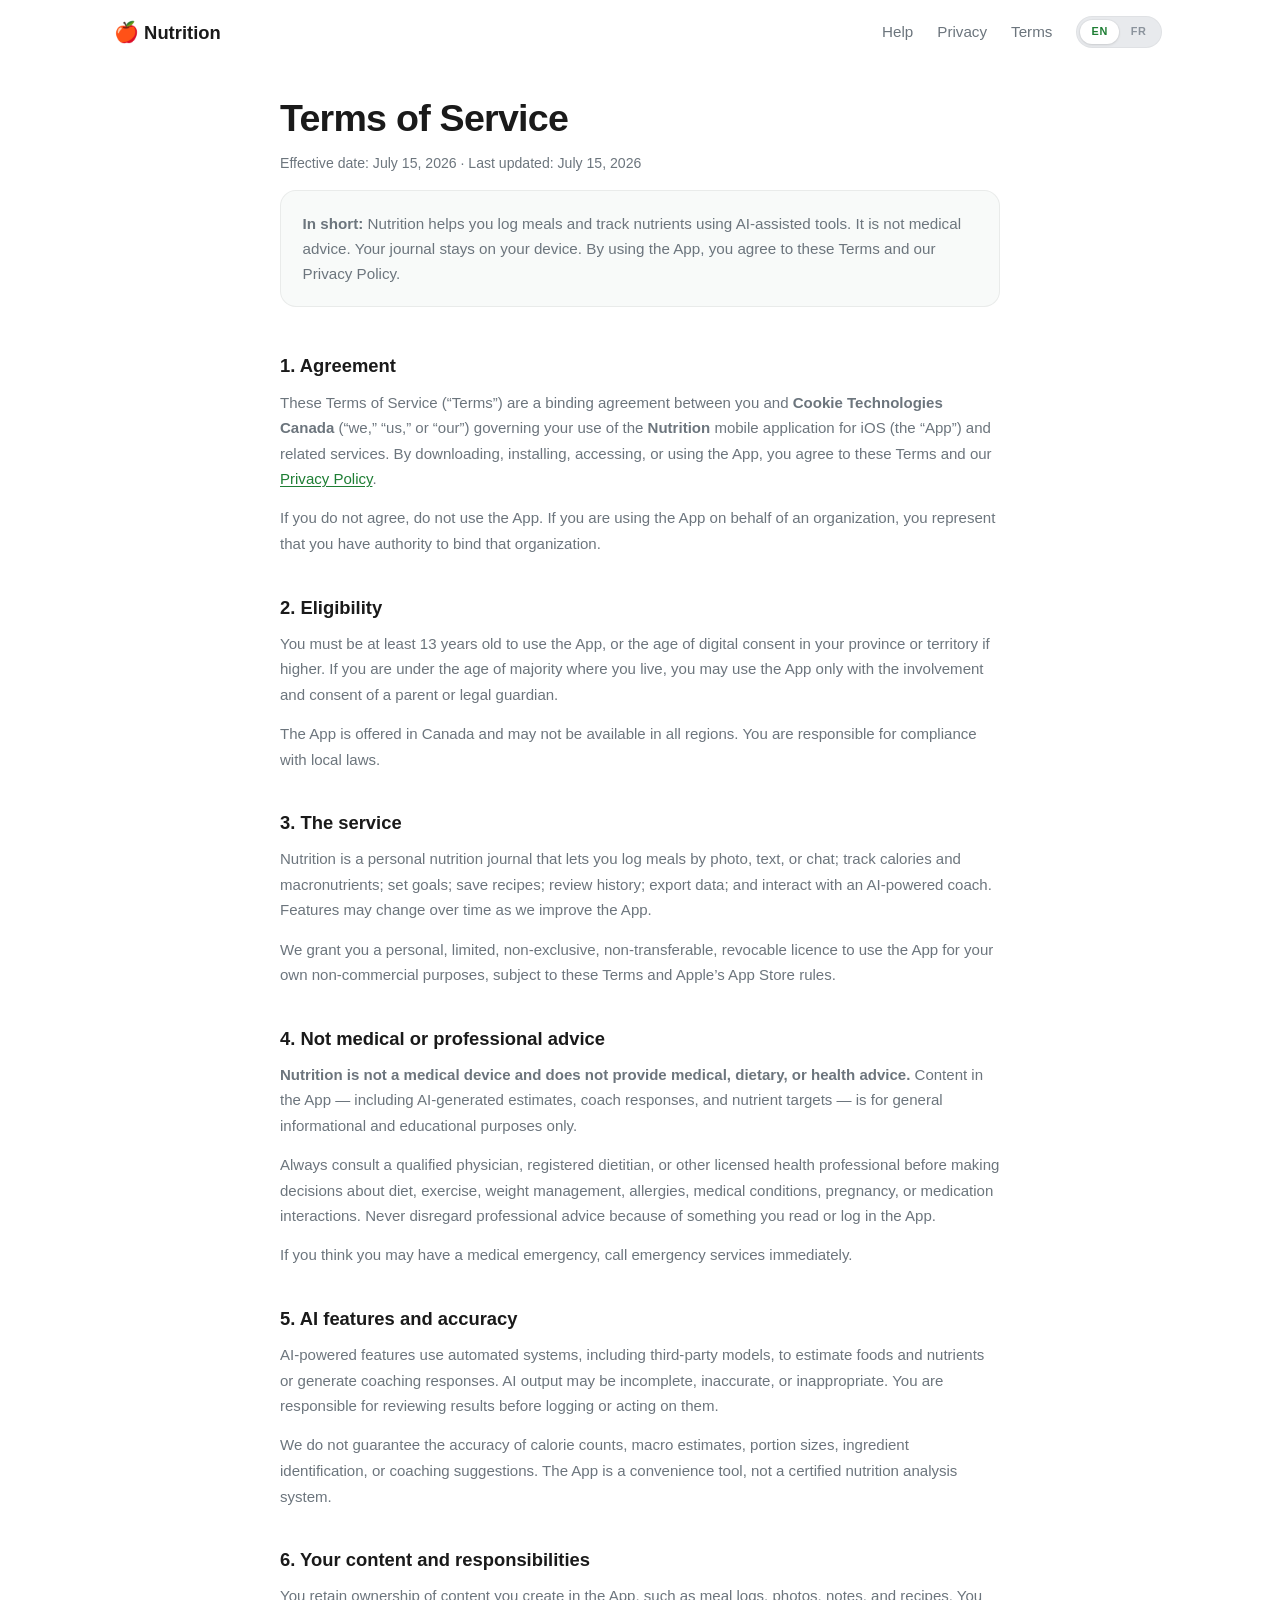
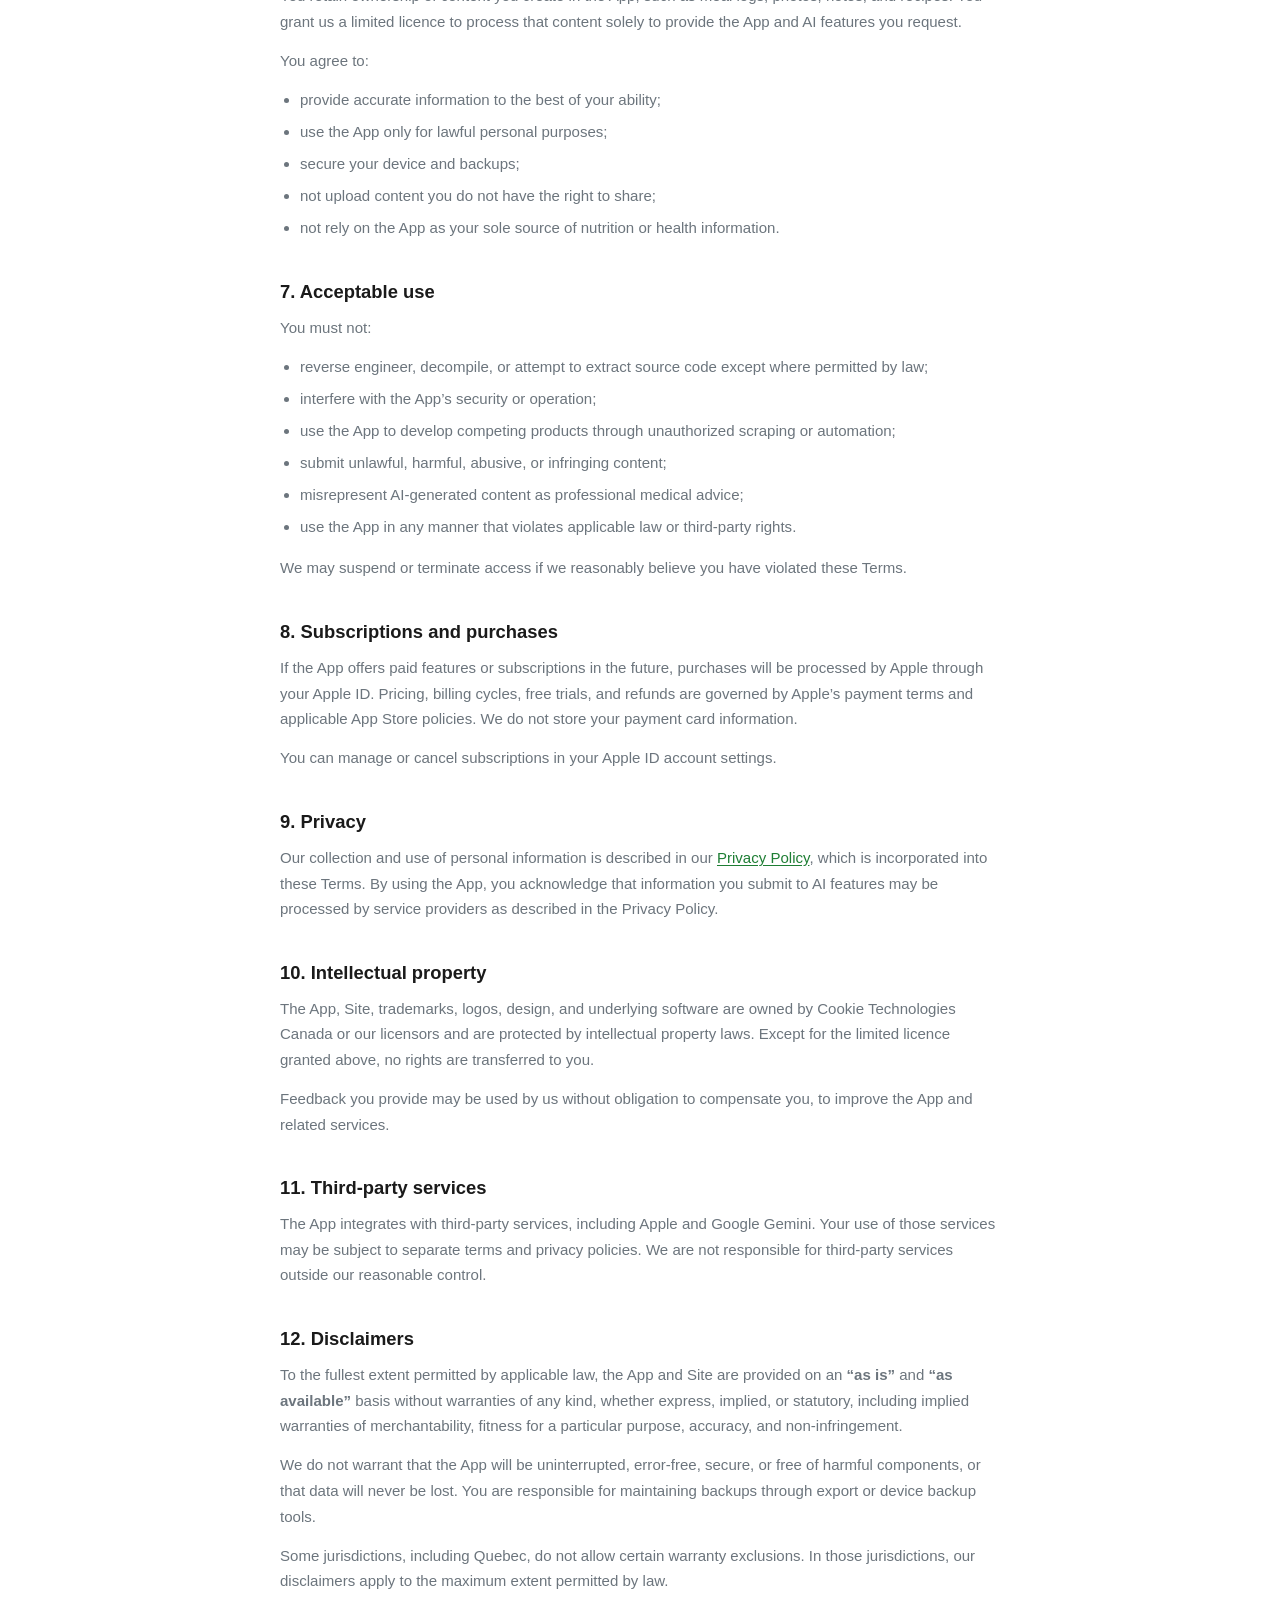
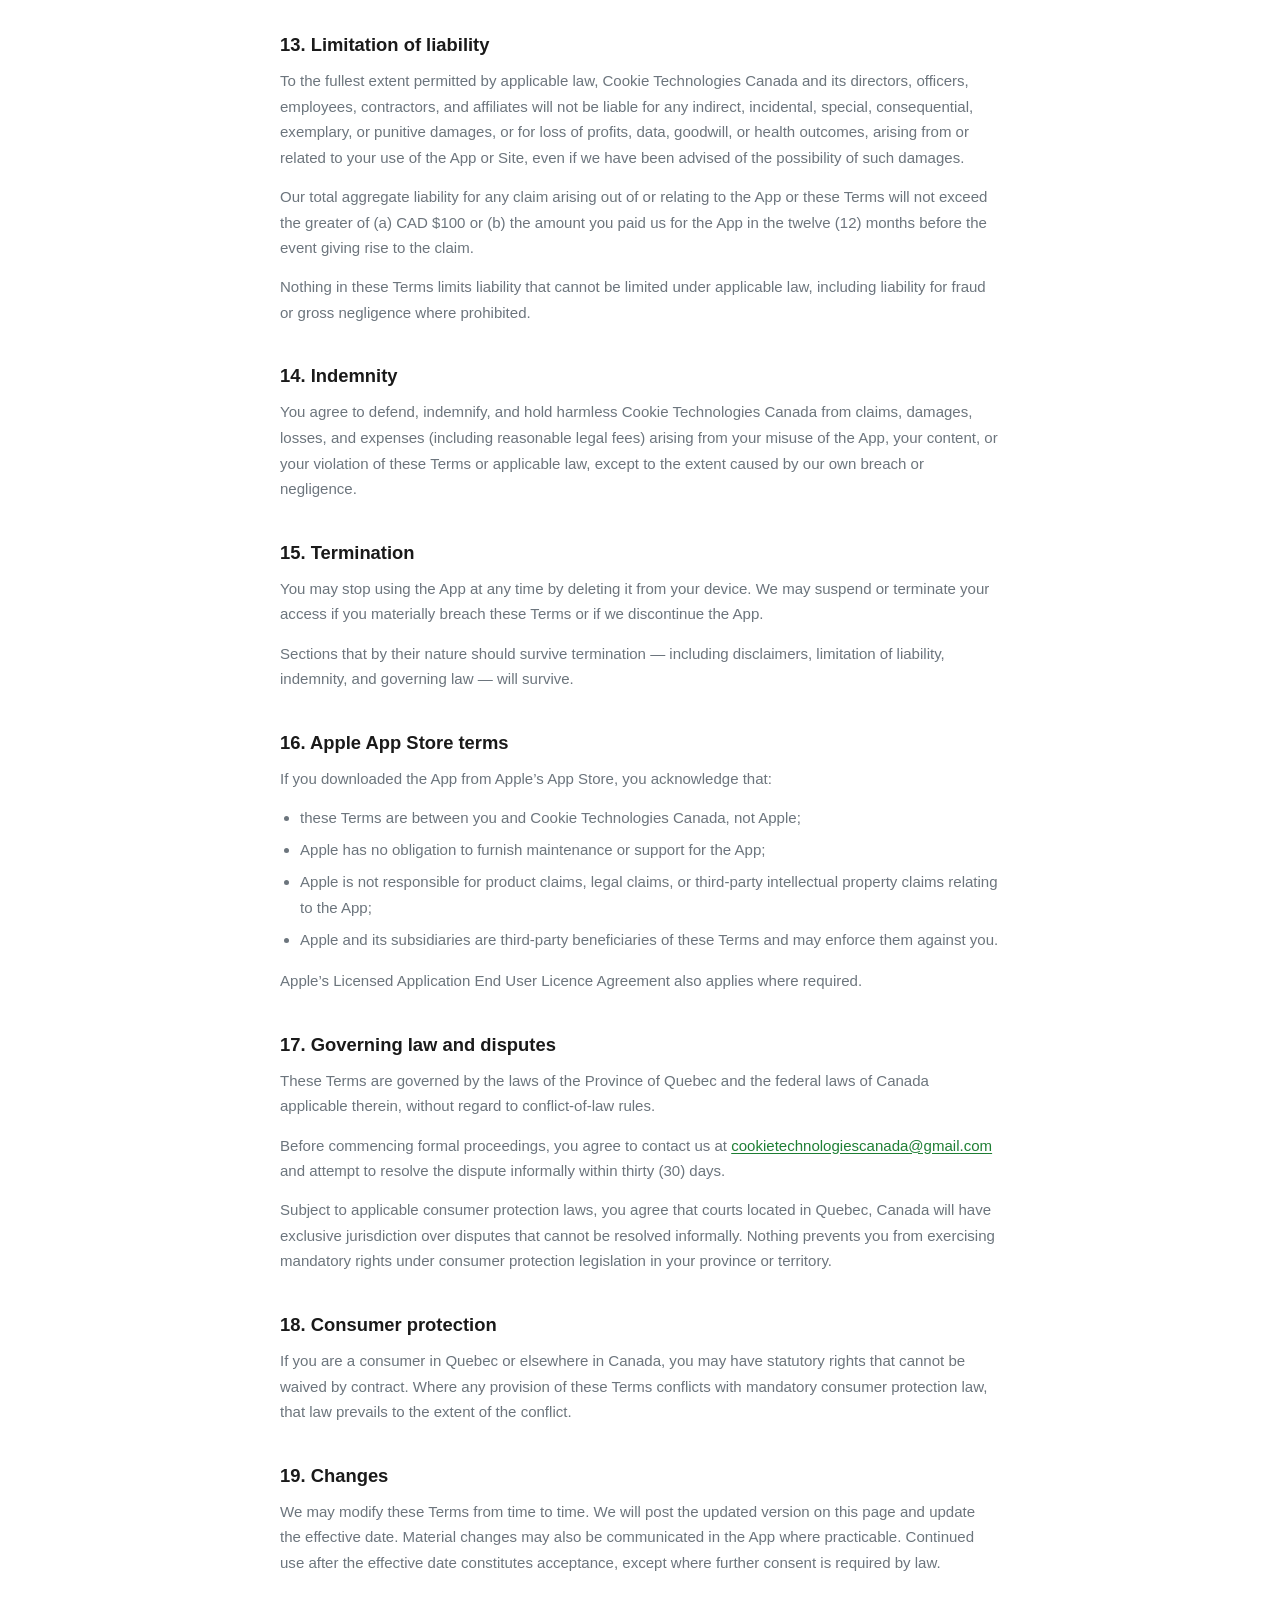
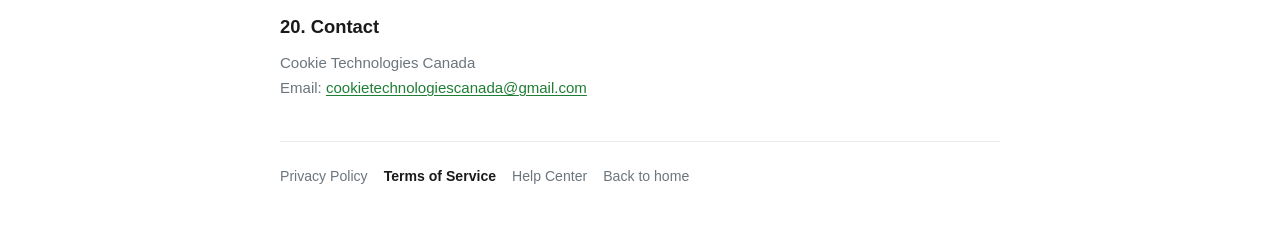
<file: terms.html>
<!DOCTYPE html>
<html lang="en-CA">
<head>
  <meta charset="UTF-8">
  <meta name="viewport" content="width=device-width, initial-scale=1.0">
  <meta name="description" content="Terms of Service for the Nutrition iOS app by Cookie Technologies Canada.">
  <title>Terms of Service — Nutrition</title>
  <link rel="alternate" hreflang="en-CA" href="terms.html" id="hreflang-en">
  <link rel="alternate" hreflang="fr-CA" href="terms.html?lang=fr" id="hreflang-fr">
  <link rel="alternate" hreflang="x-default" href="terms.html" id="hreflang-default">
  <link href="https://cdn.jsdelivr.net/npm/bootstrap@5.3.3/dist/css/bootstrap.min.css" rel="stylesheet" integrity="sha384-QWTKZyjpPEjISv5WaRU9OFeRpok6YctnYmDr5pNlyT2bRjXh0JMhjY6hW+ALEwIH" crossorigin="anonymous">
  <link href="https://cdn.jsdelivr.net/npm/bootstrap-icons@1.11.3/font/bootstrap-icons.min.css" rel="stylesheet">
  <link rel="stylesheet" href="css/style.css">
  <link rel="stylesheet" href="css/legal.css">
</head>
<body data-legal-page="terms">

  <nav class="navbar navbar-expand-lg fixed-top scrolled" id="mainNav">
    <div class="container">
      <a class="navbar-brand fw-bold" href="index.html" data-locale-link="index.html">
        <span class="brand-icon">🍎</span> Nutrition
      </a>
      <button class="navbar-toggler border-0" type="button" data-bs-toggle="collapse" data-bs-target="#navMenu" aria-controls="navMenu" aria-expanded="false" aria-label="Toggle navigation">
        <span class="navbar-toggler-icon"></span>
      </button>
      <div class="collapse navbar-collapse" id="navMenu">
        <ul class="navbar-nav ms-auto align-items-lg-center gap-lg-2">
          <li class="nav-item"><a class="nav-link" href="help.html" data-locale-link="help.html" data-i18n="nav.help">Help</a></li>
          <li class="nav-item"><a class="nav-link" href="privacy.html" data-locale-link="privacy.html" data-i18n="nav.privacy">Privacy</a></li>
          <li class="nav-item"><a class="nav-link active" href="terms.html" data-locale-link="terms.html" data-i18n="nav.terms">Terms</a></li>
          <li class="nav-item">
            <div class="lang-toggle" role="group" data-i18n-aria="lang.toggle" data-active-lang="en" aria-label="Language">
              <span class="lang-toggle-thumb" aria-hidden="true"></span>
              <button type="button" class="lang-btn active" data-lang="en" aria-pressed="true">EN</button>
              <button type="button" class="lang-btn" data-lang="fr" aria-pressed="false">FR</button>
            </div>
          </li>
        </ul>
      </div>
    </div>
  </nav>

  <main class="legal-page">
    <div class="container">
      <header class="legal-header">
        <h1 id="legal-h1">Terms of Service</h1>
        <p class="legal-meta" id="legal-meta">Effective date: July 15, 2026 · Last updated: July 15, 2026</p>
        <div class="legal-summary" id="legal-summary">
          <strong>In short:</strong> Nutrition helps you log meals and track nutrients using AI-assisted tools. It is not medical advice. Your journal stays on your device. By using the App, you agree to these Terms and our Privacy Policy.
        </div>
      </header>
      <article class="legal-body" id="legal-body"></article>
    </div>
  </main>

  <script src="https://cdn.jsdelivr.net/npm/bootstrap@5.3.3/dist/js/bootstrap.bundle.min.js" integrity="sha384-YvpcrYf0tY3lHB60NNkmXc5s9fDVZLESaAA55NDzOxhy9GkcIdslK1eN7N6jIeHz" crossorigin="anonymous"></script>
  <script src="js/legal-content.js"></script>
  <script src="js/i18n.js"></script>
  <script src="js/main.js"></script>
</body>
</html>
</file>
<file: css/style.css>
/* Nutrition landing page */

:root {
  --accent: #28a745;
  --accent-dark: #1e7e34;
  --accent-light: #d4edda;
  --text: #1a1a1a;
  --text-muted: #6c757d;
  --bg: #ffffff;
  --bg-alt: #f8faf9;
  --card-shadow: 0 8px 32px rgba(0, 0, 0, 0.08);
  --radius: 16px;
  --purple: #6f42c1;
  --green: #28a745;
  --yellow: #ffc107;
  --orange: #fd7e14;
  --red: #dc3545;
  --page-gutter: clamp(1.35rem, 4.8vw, 2.75rem);
}

* {
  scroll-behavior: smooth;
}

html {
  overflow-x: clip;
  background: var(--accent-dark);
  scroll-snap-type: y proximity;
}

body {
  font-family: -apple-system, BlinkMacSystemFont, "Segoe UI", Roboto, "Helvetica Neue", Arial, sans-serif;
  color: var(--text);
  background: var(--bg);
  overflow-x: clip;
  max-width: 100%;
}

.text-purple { color: var(--purple) !important; }
.bg-purple-subtle { background-color: rgba(111, 66, 193, 0.12) !important; }

/* Navbar */
#mainNav {
  background: rgba(255, 255, 255, 0.85);
  backdrop-filter: blur(12px);
  -webkit-backdrop-filter: blur(12px);
  transition: box-shadow 0.3s ease, background 0.3s ease;
  padding-top: 0.75rem;
  padding-bottom: 0.75rem;
}

#mainNav.scrolled {
  box-shadow: 0 2px 20px rgba(0, 0, 0, 0.06);
  background: rgba(255, 255, 255, 0.95);
}

.navbar-brand {
  font-size: 1.15rem;
  color: var(--text) !important;
}

.brand-icon {
  font-size: 1.25rem;
}

.nav-link {
  color: var(--text-muted) !important;
  font-weight: 500;
  font-size: 0.95rem;
  transition: color 0.2s;
}

.nav-link:hover {
  color: var(--accent) !important;
}

.lang-toggle {
  position: relative;
  display: inline-grid;
  grid-template-columns: 1fr 1fr;
  align-items: center;
  width: 5.35rem;
  padding: 0.18rem;
  border-radius: 999px;
  background: #e8eaed;
  border: 1px solid rgba(0, 0, 0, 0.04);
  margin: 0.5rem 0;
  isolation: isolate;
}

.lang-toggle-thumb {
  position: absolute;
  top: 0.18rem;
  left: 0.18rem;
  width: calc(50% - 0.18rem);
  height: calc(100% - 0.36rem);
  border-radius: 999px;
  background: #fff;
  box-shadow: 0 1px 3px rgba(0, 0, 0, 0.1), 0 0 0 1px rgba(0, 0, 0, 0.03);
  transition: transform 0.22s cubic-bezier(0.4, 0, 0.2, 1);
  pointer-events: none;
  z-index: 0;
}

.lang-toggle[data-active-lang="fr"] .lang-toggle-thumb {
  transform: translateX(calc(100% + 0.18rem));
}

.lang-btn {
  position: relative;
  z-index: 1;
  border: 0;
  background: transparent;
  color: #8b939c;
  font-size: 0.68rem;
  font-weight: 700;
  letter-spacing: 0.06em;
  padding: 0.34rem 0.45rem;
  border-radius: 999px;
  line-height: 1.2;
  transition: color 0.2s ease;
}

.lang-btn:hover {
  color: #5f6670;
}

.lang-btn.active {
  color: var(--accent-dark);
}

.lang-btn:focus-visible {
  outline: 2px solid var(--accent);
  outline-offset: 2px;
}

@media (min-width: 992px) {
  .lang-toggle {
    margin: 0 0.25rem 0 0.5rem;
  }
}

.btn-success {
  background-color: var(--accent);
  border-color: var(--accent);
}

.row {
  --bs-gutter-x: 1.5rem;
}

#mainNav .container,
.page-screen > .container,
.hero-shell.container,
.cta-shell,
.legal-page > .container {
  padding-left: var(--page-gutter);
  padding-right: var(--page-gutter);
}

.btn-success:hover,
.btn-success:focus {
  background-color: var(--accent-dark);
  border-color: var(--accent-dark);
}

/* Full-page sections */
.page-screen {
  display: flex;
  flex-direction: column;
  justify-content: center;
  min-height: 100svh;
  min-height: 100dvh;
  padding: 5.5rem 0 2rem;
  box-sizing: border-box;
  scroll-snap-align: start;
  scroll-snap-stop: always;
}

.hero.page-screen {
  padding-top: 0;
  padding-bottom: 0;
}

.page-screen > .container,
.page-screen > .hero-shell,
.page-screen > .cta-shell {
  width: 100%;
}

.page-screen-end {
  justify-content: center;
  padding: 0;
  background: linear-gradient(160deg, #2ecc71 0%, var(--accent) 42%, var(--accent-dark) 100%);
  color: #fff;
}

.cta-shell {
  flex: 1;
  display: flex;
  flex-direction: column;
  justify-content: center;
  align-items: center;
  width: 100%;
  min-height: 100svh;
  min-height: 100dvh;
  padding-top: 5.5rem;
  padding-bottom: max(1.25rem, env(safe-area-inset-bottom));
  box-sizing: border-box;
}

/* Hero */
.hero {
  position: relative;
  overflow: hidden;
  isolation: isolate;
}

.hero-bg {
  position: absolute;
  inset: 0;
  background:
    radial-gradient(circle at 85% 12%, rgba(40, 167, 69, 0.22) 0%, transparent 42%),
    radial-gradient(circle at 10% 88%, rgba(40, 167, 69, 0.14) 0%, transparent 38%),
    linear-gradient(165deg, #effdf3 0%, #ffffff 48%, #f4fbf6 100%);
  z-index: 0;
  overflow: hidden;
}

.hero-orb {
  position: absolute;
  border-radius: 50%;
  pointer-events: none;
}

.hero-orb-1 {
  width: min(420px, 55vw);
  height: min(420px, 55vw);
  top: -12%;
  right: -8%;
  background: radial-gradient(circle, rgba(40, 167, 69, 0.18) 0%, transparent 68%);
}

.hero-orb-2 {
  width: min(280px, 40vw);
  height: min(280px, 40vw);
  bottom: 8%;
  left: -6%;
  background: radial-gradient(circle, rgba(40, 167, 69, 0.12) 0%, transparent 70%);
}

.hero-shell {
  position: relative;
  z-index: 1;
  display: flex;
  flex-direction: column;
  justify-content: center;
  flex: 1;
  width: 100%;
  min-height: 100svh;
  min-height: 100dvh;
  max-width: 1280px;
  padding-top: 5.5rem;
  padding-bottom: 2rem;
  box-sizing: border-box;
}

.hero-copy {
  position: relative;
  z-index: 1;
  padding-right: 0;
}

.hero-title {
  font-size: clamp(2rem, 5vw, 3.25rem);
  font-weight: 800;
  line-height: 1.12;
  letter-spacing: -0.02em;
  margin-bottom: 0.85rem;
}

.hero-title-line {
  display: inline;
}

.hero-lead {
  font-size: 1.05rem;
  color: var(--text-muted);
  line-height: 1.6;
  max-width: 34rem;
  margin-bottom: 0;
}

.hero-highlights {
  display: flex;
  flex-wrap: wrap;
  gap: 0.5rem;
  margin-top: 1.15rem;
}

.hero-highlights li {
  display: inline-flex;
  align-items: center;
  gap: 0.35rem;
  font-size: 0.78rem;
  font-weight: 600;
  color: var(--text);
  background: rgba(255, 255, 255, 0.82);
  border: 1px solid rgba(0, 0, 0, 0.06);
  padding: 0.38rem 0.72rem;
  border-radius: 999px;
  box-shadow: 0 2px 10px rgba(0, 0, 0, 0.04);
}

.hero-highlights i {
  color: var(--accent);
  font-size: 0.82rem;
}

.hero-actions {
  display: flex;
  flex-wrap: wrap;
  gap: 0.65rem;
  margin-top: 1.35rem;
}

.btn-hero-primary,
.btn-hero-secondary {
  font-size: 0.95rem;
  font-weight: 600;
  padding: 0.65rem 1.25rem;
  border-radius: 10px;
}

.btn-hero-secondary {
  background: rgba(255, 255, 255, 0.72);
  border-color: rgba(0, 0, 0, 0.1);
  color: var(--text);
}

.btn-hero-secondary:hover,
.btn-hero-secondary:focus {
  background: #fff;
  border-color: rgba(0, 0, 0, 0.14);
  color: var(--text);
}

.hero-trust {
  display: none;
  flex-wrap: wrap;
  gap: 0.5rem 1rem;
  margin-top: 1.25rem;
}

.hero-trust li {
  font-size: 0.82rem;
  color: var(--text-muted);
  display: flex;
  align-items: center;
  gap: 0.4rem;
}

.hero-trust i {
  color: var(--accent);
  font-size: 1rem;
}

.hero-title em {
  font-style: normal;
  color: var(--accent);
}

.hero-preview-col {
  min-width: 0;
}

.hero-mobile-preview {
  margin-top: 0;
  position: relative;
  padding: 0 0.15rem;
  max-width: 380px;
  margin-left: auto;
  margin-right: auto;
}

.hero-preview-card {
  background: #fff;
  border-radius: 22px;
  overflow: hidden;
  box-shadow:
    0 24px 60px rgba(16, 72, 36, 0.16),
    0 0 0 1px rgba(0, 0, 0, 0.04);
  transform: rotate(-1.5deg);
  animation: heroCardFloat 5s ease-in-out infinite;
  max-width: 100%;
}

.hero-preview-photo {
  position: relative;
  height: 148px;
  background: linear-gradient(145deg, #fff8f0, #ffe8d6);
  overflow: hidden;
}

.hero-preview-photo .demo-food-plate {
  transform: scale(0.92);
}

.hero-preview-chip {
  position: absolute;
  top: 0.75rem;
  right: 0.75rem;
  display: inline-flex;
  align-items: center;
  gap: 0.3rem;
  padding: 0.28rem 0.6rem;
  border-radius: 999px;
  background: rgba(255, 255, 255, 0.92);
  color: var(--accent-dark);
  font-size: 0.68rem;
  font-weight: 700;
  box-shadow: 0 4px 14px rgba(0, 0, 0, 0.08);
}

.hero-preview-body {
  padding: 0.95rem 1rem 1.05rem;
}

.hero-preview-head {
  display: flex;
  align-items: center;
  gap: 0.65rem;
  margin-bottom: 0.75rem;
}

.hero-preview-check {
  width: 30px;
  height: 30px;
  border-radius: 50%;
  background: var(--accent-light);
  color: var(--accent-dark);
  display: flex;
  align-items: center;
  justify-content: center;
  flex-shrink: 0;
}

.hero-preview-head strong {
  display: block;
  font-size: 0.92rem;
}

.hero-preview-head span {
  font-size: 0.72rem;
  color: var(--text-muted);
}

.hero-preview-macros {
  display: flex;
  flex-direction: column;
  gap: 0.45rem;
}

.hero-preview-macro {
  display: grid;
  grid-template-columns: 46px 1fr 32px;
  align-items: center;
  gap: 0.45rem;
  font-size: 0.68rem;
  color: var(--text-muted);
}

.hero-preview-macro span:last-child {
  font-weight: 700;
  color: var(--text);
  text-align: right;
}

.hero-macro-fill {
  width: 0;
}

.hero-preview-card.is-animated .hero-macro-fill {
  animation: heroMacroFill 0.85s ease forwards;
}

.hero-preview-card.is-animated .hero-preview-macro:nth-child(1) .hero-macro-fill {
  animation-delay: 0.15s;
}

.hero-preview-card.is-animated .hero-preview-macro:nth-child(2) .hero-macro-fill {
  animation-delay: 0.35s;
}

.hero-preview-card.is-animated .hero-preview-macro:nth-child(3) .hero-macro-fill {
  animation-delay: 0.55s;
}

@keyframes heroMacroFill {
  from { width: 0; }
  to { width: var(--fill-target, 50%); }
}

@keyframes heroCardFloat {
  0%, 100% { transform: rotate(-1.5deg) translateY(0); }
  50% { transform: rotate(-1.5deg) translateY(-8px); }
}

.demo-food-plate {
  position: absolute;
  inset: 0;
  display: flex;
  align-items: center;
  justify-content: center;
}

.food-item {
  position: absolute;
  border-radius: 50%;
}

.food-salmon {
  width: 72px;
  height: 36px;
  background: linear-gradient(135deg, #e8927c, #c45c3e);
  border-radius: 40% 40% 30% 30%;
  top: 38%;
  left: 28%;
  transform: rotate(-12deg);
}

.food-rice {
  width: 64px;
  height: 64px;
  background: radial-gradient(circle, #fff 30%, #f0ebe3 70%);
  top: 32%;
  right: 22%;
  box-shadow: inset 0 0 8px rgba(0,0,0,0.06);
}

.food-greens {
  width: 48px;
  height: 32px;
  background: linear-gradient(135deg, #6aab5a, #4a8c3a);
  border-radius: 50% 50% 40% 40%;
  bottom: 28%;
  left: 32%;
}

.food-avocado {
  width: 28px;
  height: 34px;
  background: linear-gradient(180deg, #5a8f3c, #3d6b28);
  border-radius: 50% 50% 45% 45%;
  bottom: 30%;
  right: 30%;
}

.demo-viewfinder span {
  position: absolute;
  width: 18px;
  height: 18px;
  border-color: rgba(255, 255, 255, 0.85);
  border-style: solid;
}

.demo-viewfinder span:nth-child(1) { top: 14px; left: 14px; border-width: 2px 0 0 2px; border-radius: 4px 0 0 0; }
.demo-viewfinder span:nth-child(2) { top: 14px; right: 14px; border-width: 2px 2px 0 0; border-radius: 0 4px 0 0; }
.demo-viewfinder span:nth-child(3) { bottom: 14px; left: 14px; border-width: 0 0 2px 2px; border-radius: 0 0 0 4px; }
.demo-viewfinder span:nth-child(4) { bottom: 14px; right: 14px; border-width: 0 2px 2px 0; border-radius: 0 0 4px 0; }

.demo-scan-line {
  position: absolute;
  left: 10%;
  right: 10%;
  height: 2px;
  background: linear-gradient(90deg, transparent, var(--accent), transparent);
  box-shadow: 0 0 12px rgba(40, 167, 69, 0.6);
  animation: scan 2.8s ease-in-out infinite;
  z-index: 2;
}

@keyframes scan {
  0%, 100% { top: 20%; opacity: 0.4; }
  50% { top: 75%; opacity: 1; }
}

.macro-bar {
  height: 6px;
  background: #eee;
  border-radius: 999px;
  overflow: hidden;
}

.macro-fill {
  height: 100%;
  border-radius: 999px;
}

.fill-green { background: var(--green); }
.fill-yellow { background: var(--yellow); }
.fill-orange { background: var(--orange); }
.fill-red { background: var(--red); }

/* Sections */
.section {
  padding: 0;
}

.section-alt {
  background: var(--bg-alt);
}

.section-header {
  max-width: 600px;
  margin: 0 auto 3rem;
}

.section-header h2 {
  font-size: clamp(1.75rem, 3.5vw, 2.25rem);
  font-weight: 800;
  letter-spacing: -0.02em;
  margin-bottom: 0.75rem;
}

.lead-sm {
  font-size: 1.05rem;
}

/* Feature cards */
.feature-card {
  background: #fff;
  border-radius: var(--radius);
  padding: 1.75rem;
  border: 1px solid rgba(0, 0, 0, 0.06);
  transition: transform 0.25s ease, box-shadow 0.25s ease;
}

.feature-card:hover {
  transform: translateY(-4px);
  box-shadow: var(--card-shadow);
}

.feature-icon {
  width: 48px;
  height: 48px;
  border-radius: 12px;
  display: flex;
  align-items: center;
  justify-content: center;
  font-size: 1.25rem;
  margin-bottom: 1rem;
}

.feature-card h3 {
  font-size: 1.1rem;
  font-weight: 700;
  margin-bottom: 0.5rem;
}

.feature-card p {
  font-size: 0.92rem;
  color: var(--text-muted);
  margin-bottom: 0;
  line-height: 1.6;
}

/* Nutrient dashboard */
.nutrient-dashboard {
  background: #fff;
  border-radius: 16px;
  padding: 1rem 1.1rem;
  border: 1px solid rgba(0, 0, 0, 0.06);
  box-shadow: var(--card-shadow);
}

.nutrient-dashboard-header {
  display: flex;
  justify-content: space-between;
  align-items: center;
  margin-bottom: 0.65rem;
  font-size: 0.78rem;
  font-weight: 600;
}

.nutrient-dashboard-date {
  color: var(--text-muted);
  font-weight: 500;
  font-size: 0.72rem;
}

.nutrient-rows {
  display: flex;
  flex-direction: column;
  gap: 0.35rem;
}

.nutrient-row {
  display: grid;
  grid-template-columns: 58px minmax(0, 1fr) auto;
  align-items: center;
  gap: 0.45rem;
}

.nutrient-name {
  font-size: 0.72rem;
  font-weight: 500;
  color: var(--text-muted);
}

.nutrient-track {
  height: 5px;
  background: #eee;
  border-radius: 999px;
  overflow: hidden;
  min-width: 0;
}

.nutrient-fill {
  height: 100%;
  border-radius: 999px;
  transition: width 1s ease;
}

.nutrient-nums {
  font-size: 0.68rem;
  font-weight: 600;
  white-space: nowrap;
  text-align: right;
  line-height: 1.2;
}

.nutrient-nums small {
  font-weight: 400;
  color: var(--text-muted);
  font-size: 0.62rem;
}

/* Privacy */
.privacy-visual {
  background: linear-gradient(135deg, #f0fdf4, #e8f5e9);
  border-radius: var(--radius);
  padding: 4rem 2rem;
  text-align: center;
}

.privacy-icon-wrap {
  font-size: 3.5rem;
  color: var(--accent-dark);
  margin-bottom: 1rem;
}

.privacy-tagline {
  font-size: 1.25rem;
  font-weight: 700;
  margin-bottom: 0;
}

.privacy-list {
  list-style: none;
  padding: 0;
  margin: 1.5rem 0 0;
}

.privacy-list li {
  display: flex;
  gap: 1rem;
  padding: 1rem 0;
  border-bottom: 1px solid rgba(0, 0, 0, 0.06);
  align-items: flex-start;
}

.privacy-list li:last-child {
  border-bottom: none;
}

.privacy-list-icon {
  font-size: 1.25rem;
  margin-top: 0.15rem;
  flex-shrink: 0;
}

.privacy-list strong {
  display: block;
  font-size: 1rem;
  margin-bottom: 0.25rem;
}

.privacy-list span {
  font-size: 0.92rem;
  color: var(--text-muted);
}

/* CTA */
.cta-section {
  padding: 0;
}

.cta-card {
  width: 100%;
  max-width: 520px;
  margin: 0 auto;
  text-align: center;
  background: transparent;
  color: inherit;
  border-radius: 0;
  padding: 0;
  box-shadow: none;
}

.cta-mark {
  display: inline-flex;
  width: 3.25rem;
  height: 3.25rem;
  align-items: center;
  justify-content: center;
  font-size: 1.65rem;
  border-radius: 18px;
  background: rgba(255, 255, 255, 0.16);
  margin-bottom: 1rem;
}

.cta-card h2 {
  font-weight: 800;
  font-size: clamp(1.75rem, 6vw, 2.35rem);
  margin-bottom: 0.5rem;
  letter-spacing: -0.02em;
}

.cta-lead {
  font-size: 0.95rem;
  color: rgba(255, 255, 255, 0.86);
  margin-bottom: 1.35rem !important;
}

.cta-actions {
  display: flex;
  flex-direction: column;
  align-items: center;
  gap: 1.25rem;
  width: 100%;
}

.app-store-badge-link {
  display: inline-flex;
  opacity: 0.92;
  cursor: not-allowed;
}

.app-store-badge-link:hover {
  opacity: 1;
}

.app-store-badge-img {
  display: block;
  width: min(160px, 70vw);
  height: auto;
}

.waitlist-form {
  width: 100%;
  max-width: 360px;
  text-align: left;
}

.waitlist-label {
  display: block;
  font-size: 0.82rem;
  font-weight: 600;
  color: rgba(255, 255, 255, 0.9);
  margin-bottom: 0.5rem;
}

.waitlist-row {
  display: flex;
  gap: 0.5rem;
}

.waitlist-input {
  flex: 1;
  min-width: 0;
  border: 0;
  border-radius: 10px;
  padding: 0.7rem 0.85rem;
  font-size: 0.92rem;
}

.waitlist-btn {
  font-weight: 700;
  font-size: 0.88rem;
  padding: 0.7rem 1rem;
  border-radius: 10px;
  white-space: nowrap;
}

.waitlist-feedback {
  margin: 0.65rem 0 0;
  font-size: 0.82rem;
  color: rgba(255, 255, 255, 0.92);
}

.waitlist-feedback.is-error {
  color: #ffe8e8;
}

.cta-footer {
  width: 100%;
  max-width: 520px;
  margin-top: 1.5rem;
  padding: 1.25rem 0 0.35rem;
  border-top: 1px solid rgba(255, 255, 255, 0.18);
  background: transparent;
}

.cta-footer .footer-brand,
.cta-footer .footer-copy,
.cta-footer .footer-contact {
  color: rgba(255, 255, 255, 0.78);
  font-size: 0.78rem;
}

.footer-legal {
  display: flex;
  flex-wrap: wrap;
  justify-content: center;
  gap: 0.65rem 1rem;
  width: 100%;
}

@media (min-width: 992px) {
  .footer-legal {
    width: auto;
  }
}

.cta-footer .footer-contact:hover {
  color: #fff;
}

/* Footer (legacy fallback) */
.site-footer {
  padding: 1.25rem 0 1.5rem;
  border-top: 1px solid rgba(0, 0, 0, 0.06);
}

.footer-inner {
  display: flex;
  flex-wrap: wrap;
  justify-content: center;
  align-items: center;
  gap: 0.5rem 1rem;
  text-align: center;
}

.footer-brand {
  font-weight: 700;
  font-size: 0.95rem;
}

.footer-contact {
  color: var(--text-muted);
  text-decoration: none;
}

.footer-contact:hover {
  color: var(--accent);
}

/* Animations */
.fade-in {
  opacity: 0;
  transform: translateY(24px);
  transition: opacity 0.6s ease, transform 0.6s ease;
}

.fade-in.visible {
  opacity: 1;
  transform: translateY(0);
}

/* Responsive */
@media (max-width: 991.98px) {
  .page-screen {
    padding: 5rem 0 1.5rem;
  }

  .hero-shell {
    padding-top: 5rem;
    padding-bottom: 1.5rem;
    gap: 1.5rem;
    justify-content: center;
  }

  .hero-copy {
    text-align: left;
    display: flex;
    flex-direction: column;
    gap: 1.35rem;
    padding-right: 0;
  }

  .hero-title {
    font-size: clamp(2rem, 9vw, 2.6rem);
    margin-bottom: 0;
    line-height: 1.15;
  }

  .hero-lead {
    max-width: none;
    font-size: 0.98rem;
    margin-bottom: 0;
    line-height: 1.65;
  }

  .hero-highlights {
    margin-top: 0;
  }

  .hero-actions {
    margin-top: 0;
    gap: 0.85rem;
  }

  .btn-hero-primary,
  .btn-hero-secondary {
    flex: 1 1 calc(50% - 0.45rem);
    min-width: 0;
    justify-content: center;
    padding: 0.75rem 1.25rem;
  }

  .hero-mobile-preview {
    margin-top: 0;
    padding: 0;
  }

  .hero-preview-body {
    padding: 1.15rem 1.15rem 1.25rem;
  }

  .hero-preview-head {
    margin-bottom: 0.95rem;
  }

  .hero-preview-macros {
    gap: 0.6rem;
  }

  .section.page-screen > .container {
    padding-top: 0;
    padding-bottom: 0;
  }

  #features .row {
    --bs-gutter-x: 0.65rem;
    --bs-gutter-y: 0.65rem;
  }

  #features .section-header {
    margin-bottom: 1rem;
  }

  #features .section-header h2 {
    font-size: 1.35rem;
  }

  #features .feature-card {
    padding: 0.85rem 0.9rem;
  }

  #features .feature-icon {
    width: 36px;
    height: 36px;
    font-size: 1rem;
    margin-bottom: 0.5rem;
  }

  #features .feature-card h3 {
    font-size: 0.86rem;
    margin-bottom: 0.25rem;
  }

  #features .feature-card p {
    font-size: 0.74rem;
    line-height: 1.45;
  }

  #privacy .row {
    --bs-gutter-y: 1rem;
  }

  #privacy .privacy-visual {
    padding: 1.5rem 1rem;
  }

  #privacy .privacy-list {
    margin-top: 1rem;
  }

  #privacy .privacy-list li {
    padding: 0.5rem 0;
    gap: 0.75rem;
  }

  #privacy .privacy-list strong {
    font-size: 0.88rem;
  }

  #privacy .privacy-list span {
    font-size: 0.78rem;
    line-height: 1.5;
  }

  .section-header {
    margin-bottom: 1.75rem;
  }

  .section-header h2 {
    font-size: 1.45rem;
    margin-bottom: 0.35rem;
  }

  .section-header p {
    font-size: 0.9rem;
    margin-bottom: 0;
  }

  #nutrients .row {
    --bs-gutter-y: 1.25rem;
  }

  .nutrients-copy h2 {
    font-size: 1.35rem;
    margin-bottom: 0.35rem;
  }

  .nutrients-copy .lead-sm {
    font-size: 0.9rem;
  }

  .feature-card {
    padding: 1.25rem;
  }

  .feature-card h3 {
    font-size: 1rem;
  }

  .feature-card p {
    font-size: 0.85rem;
  }

  .privacy-visual {
    padding: 2rem 1.25rem;
  }

  .privacy-icon-wrap {
    font-size: 2.5rem;
    margin-bottom: 0.5rem;
  }

  .privacy-tagline {
    font-size: 1rem;
  }

  .privacy-list li {
    padding: 0.65rem 0;
  }

  .privacy-list strong {
    font-size: 0.92rem;
  }

  .privacy-list span {
    font-size: 0.82rem;
  }

  .cta-shell {
    justify-content: center;
    padding-top: 5rem;
    padding-bottom: max(1rem, env(safe-area-inset-bottom));
  }

  .cta-footer {
    margin-top: 1.25rem;
    padding-bottom: 0;
  }

}

@media (min-width: 992px) {
  .page-screen {
    padding: 5.5rem 0 2rem;
  }

  .hero-shell {
    display: flex;
    flex-direction: column;
    justify-content: center;
    min-height: 100svh;
    min-height: 100dvh;
    padding-top: 5.5rem;
    padding-bottom: 2rem;
  }

  .hero-copy {
    padding-right: 1.5rem;
  }

  .hero-highlights {
    display: none;
  }

  .hero-trust {
    display: flex;
    flex-direction: column;
    gap: 0.55rem;
  }

  .cta-section.page-screen-end {
    background: var(--bg);
    color: var(--text);
  }

  .cta-shell {
    min-height: 100svh;
    min-height: 100dvh;
    justify-content: center;
    padding-top: 5.5rem;
    padding-bottom: 2rem;
  }

  .cta-card {
    background: linear-gradient(135deg, var(--accent) 0%, var(--accent-dark) 100%);
    color: #fff;
    border-radius: 24px;
    padding: 3rem 2rem;
    max-width: 640px;
    box-shadow: 0 20px 50px rgba(30, 126, 52, 0.22);
  }

  .cta-mark {
    background: rgba(255, 255, 255, 0.16);
  }

  .cta-footer {
    max-width: none;
    margin-top: 2rem;
    border-top-color: rgba(0, 0, 0, 0.06);
  }

  .cta-footer .footer-brand,
  .cta-footer .footer-copy,
  .cta-footer .footer-contact {
    color: var(--text-muted);
  }

  .cta-footer .footer-contact:hover {
    color: var(--accent);
  }

  .hero-trust li {
    font-size: 0.9rem;
  }

  .btn-hero-primary,
  .btn-hero-secondary {
    font-size: 1rem;
    padding: 0.75rem 1.5rem;
  }

  .hero-title-line {
    display: block;
  }

  .hero-mobile-preview {
    max-width: 420px;
    margin-left: auto;
    margin-right: 0;
  }

  .hero-preview-photo {
    height: 168px;
  }

  .nutrient-dashboard {
    padding: 1.5rem;
    border-radius: 20px;
  }

  .nutrient-dashboard-header {
    margin-bottom: 1rem;
    font-size: 0.85rem;
  }

  .nutrient-dashboard-date {
    font-size: 0.82rem;
  }

  .nutrient-rows {
    gap: 0.6rem;
  }

  .nutrient-row {
    grid-template-columns: 72px minmax(0, 1fr) auto;
    gap: 0.65rem;
  }

  .nutrient-name {
    font-size: 0.82rem;
  }

  .nutrient-track {
    height: 7px;
  }

  .nutrient-nums {
    font-size: 0.82rem;
  }

  .nutrient-nums small {
    font-size: 0.75rem;
  }

  .cta-lead {
    margin-bottom: 1rem !important;
  }

  .footer-inner {
    justify-content: space-between;
    text-align: left;
  }
}

@media (max-width: 575.98px) {
  :root {
    --page-gutter: 1.25rem;
  }

  .hero-shell {
    padding-top: 5rem;
    padding-bottom: 1.25rem;
    gap: 1.25rem;
  }

  .hero-copy {
    gap: 1.15rem;
  }

  .hero-title {
    font-size: 2rem;
  }

  .hero-lead {
    font-size: 0.92rem;
  }

  .hero-highlights li {
    font-size: 0.72rem;
    padding: 0.34rem 0.62rem;
  }

  .hero-actions {
    flex-direction: column;
    gap: 0.75rem;
  }

  .btn-hero-primary,
  .btn-hero-secondary {
    flex: 1 1 auto;
    width: 100%;
    padding: 0.8rem 1.25rem;
  }

  .hero-preview-photo {
    height: 132px;
  }

  .cta-shell {
    padding-top: 3.5rem;
    padding-bottom: max(0.75rem, env(safe-area-inset-bottom));
  }

  .cta-footer {
    margin-top: 1rem;
  }

  .cta-card h2 {
    font-size: 1.85rem;
  }

  .waitlist-row {
    flex-direction: column;
  }

  .waitlist-btn {
    width: 100%;
  }

  .nutrient-row {
    grid-template-columns: 50px minmax(0, 1fr) auto;
    gap: 0.35rem;
  }

  .nutrient-name {
    font-size: 0.68rem;
  }

  .nutrient-nums {
    font-size: 0.64rem;
  }
}
</file>
<file: css/legal.css>
/* Legal & help pages */

.legal-page {
  padding: 6rem 0 3rem;
  background: var(--bg);
}

.legal-header {
  max-width: 720px;
  margin: 0 auto 2.5rem;
}

.legal-header h1 {
  font-size: clamp(1.85rem, 4vw, 2.35rem);
  font-weight: 800;
  letter-spacing: -0.02em;
  margin-bottom: 0.75rem;
}

.legal-meta {
  font-size: 0.88rem;
  color: var(--text-muted);
  margin-bottom: 1rem;
}

.legal-summary {
  background: var(--bg-alt);
  border: 1px solid rgba(0, 0, 0, 0.06);
  border-radius: var(--radius);
  padding: 1.25rem 1.35rem;
  font-size: 0.95rem;
  color: var(--text-muted);
  line-height: 1.65;
}

.legal-body {
  max-width: 720px;
  margin: 0 auto;
}

.legal-body h2 {
  font-size: 1.15rem;
  font-weight: 700;
  margin: 2rem 0 0.75rem;
  padding-top: 0.5rem;
}

.legal-body h2:first-child {
  margin-top: 0;
}

.legal-body h3 {
  font-size: 1rem;
  font-weight: 700;
  margin: 1.25rem 0 0.5rem;
}

.legal-body p,
.legal-body li {
  font-size: 0.94rem;
  line-height: 1.7;
  color: var(--text-muted);
}

.legal-body p {
  margin-bottom: 0.85rem;
}

.legal-body ul,
.legal-body ol {
  margin: 0 0 1rem;
  padding-left: 1.25rem;
}

.legal-body li {
  margin-bottom: 0.4rem;
}

.legal-body a {
  color: var(--accent-dark);
  text-decoration: underline;
  text-underline-offset: 2px;
}

.legal-nav {
  display: flex;
  flex-wrap: wrap;
  gap: 0.5rem 1rem;
  margin-top: 2.5rem;
  padding-top: 1.5rem;
  border-top: 1px solid rgba(0, 0, 0, 0.08);
  font-size: 0.88rem;
}

.legal-nav a {
  color: var(--text-muted);
  text-decoration: none;
}

.legal-nav a:hover {
  color: var(--accent);
}

.legal-nav a.is-current {
  color: var(--text);
  font-weight: 600;
}

/* Help center */

.help-grid {
  display: grid;
  gap: 1rem;
  margin: 2rem 0;
}

.help-card {
  background: #fff;
  border: 1px solid rgba(0, 0, 0, 0.06);
  border-radius: var(--radius);
  padding: 1.25rem 1.35rem;
}

.help-card h2 {
  font-size: 1.05rem;
  font-weight: 700;
  margin: 0 0 0.5rem;
}

.help-card p {
  margin: 0;
  font-size: 0.92rem;
  color: var(--text-muted);
  line-height: 1.6;
}

.help-faq details {
  border: 1px solid rgba(0, 0, 0, 0.06);
  border-radius: 12px;
  padding: 0.85rem 1rem;
  margin-bottom: 0.65rem;
  background: #fff;
}

.help-faq summary {
  font-weight: 600;
  font-size: 0.95rem;
  cursor: pointer;
  list-style: none;
}

.help-faq summary::-webkit-details-marker {
  display: none;
}

.help-faq details[open] summary {
  margin-bottom: 0.65rem;
}

.help-faq p {
  margin: 0;
  font-size: 0.9rem;
  color: var(--text-muted);
  line-height: 1.65;
}

.help-contact {
  background: linear-gradient(135deg, #f0fdf4, #e8f5e9);
  border-radius: var(--radius);
  padding: 1.35rem 1.5rem;
  margin-top: 2rem;
}

.help-contact h2 {
  font-size: 1.05rem;
  font-weight: 700;
  margin-bottom: 0.35rem;
}

.help-contact p {
  margin: 0;
  font-size: 0.92rem;
  color: var(--text-muted);
}

@media (max-width: 575.98px) {
  .legal-page {
    padding-top: 5rem;
  }
}
</file>
